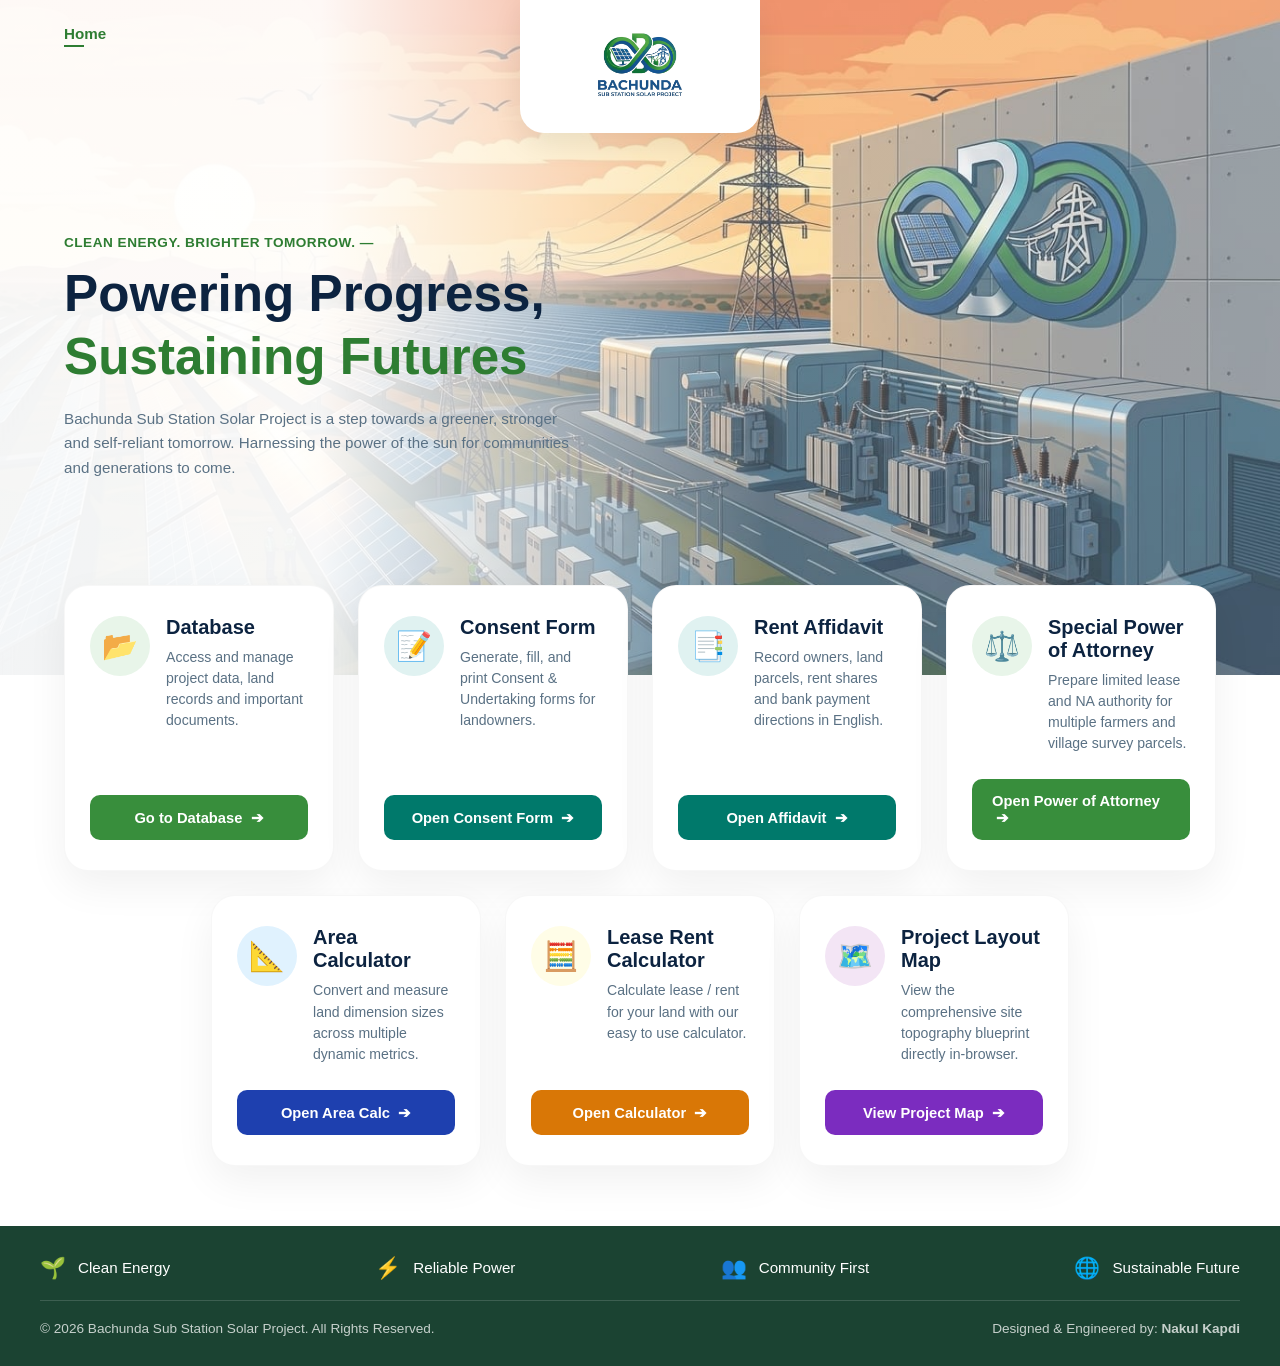
<file: index.html>
<!DOCTYPE html>
<html lang="en">
<head>
    <meta charset="UTF-8">
    <meta name="viewport" content="width=device-width, initial-scale=1.0">
    <title>Bachunda Sub Station Solar Project</title>
    
    <!-- FAVICON INTEGRATION -->
    <link rel="icon" type="image/png" href="logo.png">
    <link rel="apple-touch-icon" href="logo.png">

    <style>
        :root {
            --navy-blue: #0C2340;
            --brand-green: #2E7D32;
            --text-muted: #5A7184;
            --btn-green: #388E3C;
            --btn-blue: #1E40AF;
            --btn-gold: #D97706;
            --btn-teal: #00796B;
            --btn-lease: #475569;
            --footer-bg: #1B4332;
            --btn-map-color: #7B2CBF;
        }

        html, body {
            height: 100%;
            margin: 0;
            padding: 0;
        }

        body {
            font-family: -apple-system, BlinkMacSystemFont, "Segoe UI", Roboto, sans-serif;
            background-color: #FFFFFF;
            color: var(--navy-blue);
            display: flex;
            flex-direction: column;
        }

        header {
            position: absolute;
            top: 0;
            left: 0;
            width: 100%;
            z-index: 10;
            display: flex;
            justify-content: center;
        }

        .logo-badge {
            background: #FFFFFF;
            padding: 15px 30px 20px 30px;
            border-bottom-left-radius: 24px;
            border-bottom-right-radius: 24px;
            box-shadow: 0 10px 30px rgba(0, 0, 0, 0.08);
            width: 180px;
            text-align: center;
        }

        .logo-badge img {
            width: 100%;
            height: auto;
            max-height: 105px;
            object-fit: contain;
            display: block;
            margin: 0 auto;
        }

        .top-nav-bar {
            position: absolute;
            top: 25px;
            left: 5%;
            z-index: 11;
        }

        .home-link {
            color: var(--brand-green);
            text-decoration: none;
            font-weight: 600;
            font-size: 0.95rem;
            position: relative;
        }

        .home-link::after {
            content: '';
            position: absolute;
            bottom: -5px;
            left: 0;
            width: 20px;
            height: 2.5px;
            background-color: var(--brand-green);
        }

        .hero-banner-container {
            width: 100%;
            min-height: 75vh;
            background: linear-gradient(to right, rgba(255,255,255,0.95) 25%, rgba(255,255,255,0.2) 60%), url('banner.jpg') center center / cover no-repeat;
            display: flex;
            align-items: center;
            padding: 160px 5% 120px 5%;
            box-sizing: border-box;
        }

        .hero-text-block {
            max-width: 520px;
            z-index: 2;
        }

        .clean-energy-tag {
            color: var(--brand-green);
            font-weight: 700;
            font-size: 0.85rem;
            text-transform: uppercase;
            letter-spacing: 0.5px;
            margin-bottom: 15px;
        }

        .hero-text-block h1 {
            font-size: clamp(2.2rem, 4.5vw, 3.2rem);
            font-weight: 800;
            line-height: 1.15;
            color: var(--navy-blue);
            margin: 0 0 20px 0;
        }

        .hero-text-block h1 span {
            color: var(--brand-green);
            display: block;
            margin-top: 4px;
        }

        .hero-text-block p {
            font-size: 0.95rem;
            line-height: 1.6;
            color: var(--text-muted);
            margin: 0;
        }

        .portal-grid-container {
            max-width: 1280px;
            width: 100%;
            margin: -90px auto 60px auto;
            padding: 0 25px;
            box-sizing: border-box;
            z-index: 5;
            position: relative;
        }

        .layout-grid {
            display: flex;
            flex-wrap: wrap;
            justify-content: center;
            gap: 24px;
            width: 100%;
        }

        .ui-card {
            background: #FFFFFF;
            border-radius: 24px;
            padding: 30px 25px;
            box-shadow: 0 15px 40px rgba(0, 0, 0, 0.06);
            border: 1px solid rgba(0, 0, 0, 0.03);
            display: flex;
            flex-direction: column;
            justify-content: space-between;
            min-height: 250px;
            width: 100%;
            max-width: 270px;
            flex: 1 1 240px;
            box-sizing: border-box;
            transition: transform 0.3s cubic-bezier(0.25, 1, 0.5, 1), box-shadow 0.3s ease;
        }

        .ui-card:hover {
            transform: translateY(-6px);
            box-shadow: 0 25px 50px rgba(12, 35, 64, 0.12);
        }

        .card-top-identity {
            display: flex;
            gap: 16px;
            align-items: flex-start;
        }

        .icon-wrapper {
            width: 60px;
            height: 60px;
            border-radius: 50%;
            display: flex;
            align-items: center;
            justify-content: center;
            font-size: 1.8rem;
            flex-shrink: 0;
        }

        .db-theme .icon-wrapper { background-color: #E8F5E9; color: var(--brand-green); }
        .calc-theme .icon-wrapper { background-color: #FFFDE7; color: #E6A100; }
        .area-theme .icon-wrapper { background-color: #E0F2FE; color: #0284C7; }
        .map-theme .icon-wrapper { background-color: #F3E5F5; color: var(--btn-map-color); }
        .consent-theme .icon-wrapper { background-color: #E0F2F1; color: var(--btn-teal); }
        .lease-theme .icon-wrapper { background-color: #EFF2F8; color: var(--btn-lease); }

        .card-inner-text h3 {
            margin: 0 0 8px 0;
            font-size: 1.25rem;
            font-weight: 700;
            color: var(--navy-blue);
        }

        .card-inner-text p {
            margin: 0;
            font-size: 0.88rem;
            color: var(--text-muted);
            line-height: 1.5;
        }

        .card-action-btn, .card-trigger-btn {
            width: 100%;
            padding: 14px 20px;
            border-radius: 10px;
            font-weight: 600;
            font-size: 0.92rem;
            color: #FFFFFF;
            text-decoration: none;
            display: flex;
            align-items: center;
            justify-content: center;
            gap: 8px;
            box-sizing: border-box;
            margin-top: 25px;
            border: none;
            cursor: pointer;
            font-family: inherit;
        }

        .bg-green-action { background-color: var(--btn-green); }
        .bg-gold-action { background-color: var(--btn-gold); }
        .bg-blue-action { background-color: var(--btn-blue); }
        .bg-purple-action { background-color: var(--btn-map-color); }
        .bg-teal-action { background-color: var(--btn-teal); }
        .bg-lease-action { background-color: var(--btn-lease); }

        /* FULL SCREEN MODAL STYLES */
        .modal-overlay {
            position: fixed;
            top: 0;
            left: 0;
            width: 100%;
            height: 100%;
            background: rgba(12, 35, 64, 0.85);
            backdrop-filter: blur(6px);
            display: none;
            justify-content: center;
            align-items: center;
            z-index: 2000;
        }

        .modal-box {
            background: #FFFFFF;
            width: 100%;
            height: 100vh;
            display: flex;
            flex-direction: column;
            animation: modalSlideUp 0.25s ease-out;
        }

        .modal-header {
            padding: 1rem 2rem;
            background: #F8FAFC;
            border-bottom: 1px solid rgba(0, 0, 0, 0.08);
            display: flex;
            justify-content: space-between;
            align-items: center;
            box-shadow: 0 2px 10px rgba(0,0,0,0.03);
            z-index: 10;
        }

        .modal-header h3 {
            margin: 0;
            color: var(--navy-blue);
            font-size: 1.3rem;
            font-weight: 700;
        }

        .close-btn {
            background: #CBD5E0;
            border: none;
            color: #4A5568;
            font-size: 1.2rem;
            font-weight: bold;
            line-height: 1;
            padding: 0.6rem 1.2rem;
            border-radius: 8px;
            cursor: pointer;
            transition: all 0.2s ease;
        }

        .close-btn:hover {
            background: #A0AEC0;
            color: #1A202C;
            transform: scale(1.05);
        }

        .modal-body {
            flex: 1;
            width: 100%;
            height: calc(100vh - 70px);
            background: #1E293B;
            position: relative;
        }

        .modal-body iframe {
            width: 100%;
            height: 100%;
            border: none;
            display: block;
        }

        footer {
            background-color: var(--footer-bg) !important;
            color: #FFFFFF !important;
            padding: 30px 40px;
            box-sizing: border-box;
            margin-top: auto;
            width: 100%;
        }

        .footer-max-bounds {
            max-width: 1200px;
            margin: 0 auto;
            display: flex;
            flex-wrap: wrap;
            justify-content: space-between;
            align-items: center;
            gap: 20px;
            padding-bottom: 20px;
            border-bottom: 1px solid rgba(255, 255, 255, 0.15);
        }

        .footer-pill-item {
            display: flex;
            align-items: center;
            gap: 12px;
            font-size: 0.95rem;
            font-weight: 500;
            color: #FFFFFF !important;
        }

        .pill-graphic { font-size: 1.3rem; }

        .dev-signature-row {
            max-width: 1200px;
            margin: 20px auto 0 auto;
            display: flex;
            justify-content: space-between;
            align-items: center;
            font-size: 0.85rem;
            color: rgba(255, 255, 255, 0.75) !important;
            flex-wrap: wrap;
            gap: 10px;
        }

        @keyframes modalSlideUp {
            from { opacity: 0; transform: translateY(20px); }
            to { opacity: 1; transform: translateY(0); }
        }

        @media (max-width: 768px) {
            .hero-banner-container { min-height: auto; padding: 160px 20px 100px 20px; }
            .portal-grid-container { margin-top: -40px; padding: 0 15px; }
            .ui-card { max-width: 100%; }
            .footer-max-bounds, .dev-signature-row { flex-direction: column; align-items: flex-start; gap: 15px; }
        }
    </style>
</head>
<body>

    <div class="top-nav-bar">
        <a href="index.html" class="home-link">Home</a>
    </div>

    <header>
        <div class="logo-badge">
            <img src="logo.png" alt="Bachunda Logo">
        </div>
    </header>

    <div class="hero-banner-container">
        <div class="hero-text-block">
            <div class="clean-energy-tag">Clean Energy. Brighter Tomorrow. —</div>
            <h1>Powering Progress, <span>Sustaining Futures</span></h1>
            <p>Bachunda Sub Station Solar Project is a step towards a greener, stronger and self-reliant tomorrow. Harnessing the power of the sun for communities and generations to come.</p>
        </div>
    </div>

    <div class="portal-grid-container">
        <div class="layout-grid">
            
            <!-- 1. DATABASE CARD -->
            <div class="ui-card db-theme">
                <div class="card-top-identity">
                    <div class="icon-wrapper">📂</div>
                    <div class="card-inner-text">
                        <h3>Database</h3>
                        <p>Access and manage project data, land records and important documents.</p>
                    </div>
                </div>
                <a href="database.html" class="card-action-btn bg-green-action">Go to Database &nbsp;➔</a>
            </div>

            <!-- 2. CONSENT FORM CARD -->
            <div class="ui-card consent-theme">
                <div class="card-top-identity">
                    <div class="icon-wrapper">📝</div>
                    <div class="card-inner-text">
                        <h3>Consent Form</h3>
                        <p>Generate, fill, and print Consent & Undertaking forms for landowners.</p>
                    </div>
                </div>
                <a href="consent_form.html" class="card-action-btn bg-teal-action">Open Consent Form &nbsp;➔</a>
            </div>

            <!-- RENT AFFIDAVIT CARD -->
            <div class="ui-card consent-theme">
                <div class="card-top-identity">
                    <div class="icon-wrapper">📑</div>
                    <div class="card-inner-text">
                        <h3>Rent Affidavit</h3>
                        <p>Record owners, land parcels, rent shares and bank payment directions in English.</p>
                    </div>
                </div>
                <a href="legal-forms/affidavit.html" class="card-action-btn bg-teal-action">Open Affidavit &nbsp;➔</a>
            </div>

            <!-- SPECIAL POWER OF ATTORNEY CARD -->
            <div class="ui-card db-theme">
                <div class="card-top-identity">
                    <div class="icon-wrapper">⚖️</div>
                    <div class="card-inner-text">
                        <h3>Special Power of Attorney</h3>
                        <p>Prepare limited lease and NA authority for multiple farmers and village survey parcels.</p>
                    </div>
                </div>
                <a href="legal-forms/special-power-of-attorney.html" class="card-action-btn bg-green-action">Open Power of Attorney &nbsp;➔</a>
            </div>

            <!-- LEASE DEED GENERATOR CARD -->
            <!-- Temporarily hidden; retain this card and the lease-deed files for later use. -->
            <div class="ui-card lease-theme" hidden style="display: none;">
                <div class="card-top-identity">
                    <div class="icon-wrapper">📄</div>
                    <div class="card-inner-text">
                        <h3>Lease Deed Generator</h3>
                        <p>Generate the complete bilingual (English + Gujarati) lease deed in editable Word format.</p>
                    </div>
                </div>
                <a href="lease-deed/index.html" class="card-action-btn bg-lease-action">Open Lease Deed &nbsp;➔</a>
            </div>

            <!-- 3. AREA CALCULATOR CARD -->
            <div class="ui-card area-theme">
                <div class="card-top-identity">
                    <div class="icon-wrapper">📐</div>
                    <div class="card-inner-text">
                        <h3>Area Calculator</h3>
                        <p>Convert and measure land dimension sizes across multiple dynamic metrics.</p>
                    </div>
                </div>
                <a href="calculator.html" class="card-action-btn bg-blue-action">Open Area Calc &nbsp;➔</a>
            </div>

            <!-- 4. LEASE RENT CALCULATOR CARD -->
            <div class="ui-card calc-theme">
                <div class="card-top-identity">
                    <div class="icon-wrapper">🧮</div>
                    <div class="card-inner-text">
                        <h3>Lease Rent Calculator</h3>
                        <p>Calculate lease / rent for your land with our easy to use calculator.</p>
                    </div>
                </div>
                <a href="https://nakulkpadi.github.io/LeaseRent-Pro/" class="card-action-btn bg-gold-action">Open Calculator &nbsp;➔</a>
            </div>

            <!-- 5. PROJECT LAYOUT MAP CARD -->
            <div class="ui-card map-theme">
                <div class="card-top-identity">
                    <div class="icon-wrapper">🗺️</div>
                    <div class="card-inner-text">
                        <h3>Project Layout Map</h3>
                        <p>View the comprehensive site topography blueprint directly in-browser.</p>
                    </div>
                </div>
                <button class="card-trigger-btn bg-purple-action" id="openMapBtn">View Project Map &nbsp;➔</button>
            </div>

        </div>
    </div>

    <!-- FULL SCREEN MAP POPUP OVERLAY LAYOUT -->
    <div id="mapModal" class="modal-overlay">
        <div class="modal-box">
            <div class="modal-header">
                <h3>Live Project Layout Blueprint</h3>
                <button class="close-btn" id="closeMapBtn">Close ×</button>
            </div>
            <div class="modal-body">
                <!-- Using iframe for direct inline browser viewing -->
                <iframe id="pdfFrame"></iframe>
            </div>
        </div>
    </div>

    <footer>
        <div class="footer-max-bounds">
            <div class="footer-pill-item"><span class="pill-graphic">🌱</span> Clean Energy</div>
            <div class="footer-pill-item"><span class="pill-graphic">⚡</span> Reliable Power</div>
            <div class="footer-pill-item"><span class="pill-graphic">👥</span> Community First</div>
            <div class="footer-pill-item"><span class="pill-graphic">🌐</span> Sustainable Future</div>
        </div>
        <div class="dev-signature-row">
            <span>© 2026 Bachunda Sub Station Solar Project. All Rights Reserved.</span>
            <span>Designed & Engineered by: <strong>Nakul Kapdi</strong></span>
        </div>
    </footer>

    <!-- INTERACTION CONTROLLER -->
    <script>
        const modalElement = document.getElementById("mapModal");
        const triggerOpenBtn = document.getElementById("openMapBtn");
        const triggerCloseBtn = document.getElementById("closeMapBtn");
        const pdfFrame = document.getElementById("pdfFrame");

        // Set path to your local PDF file
        const localPdfPath = "blueprint.pdf";

        triggerOpenBtn.addEventListener("click", () => {
            // Append cache-buster timestamp and #toolbar=0 to force inline rendering
            const timestamp = new Date().getTime();
            pdfFrame.src = `${localPdfPath}?v=${timestamp}#toolbar=0`;
            
            modalElement.style.display = "flex";
            document.body.style.overflow = "hidden";
        });

        triggerCloseBtn.addEventListener("click", () => {
            modalElement.style.display = "none";
            document.body.style.overflow = "auto";
            pdfFrame.src = ""; // Clear memory
        });
    </script>
</body>
</html>
</file>
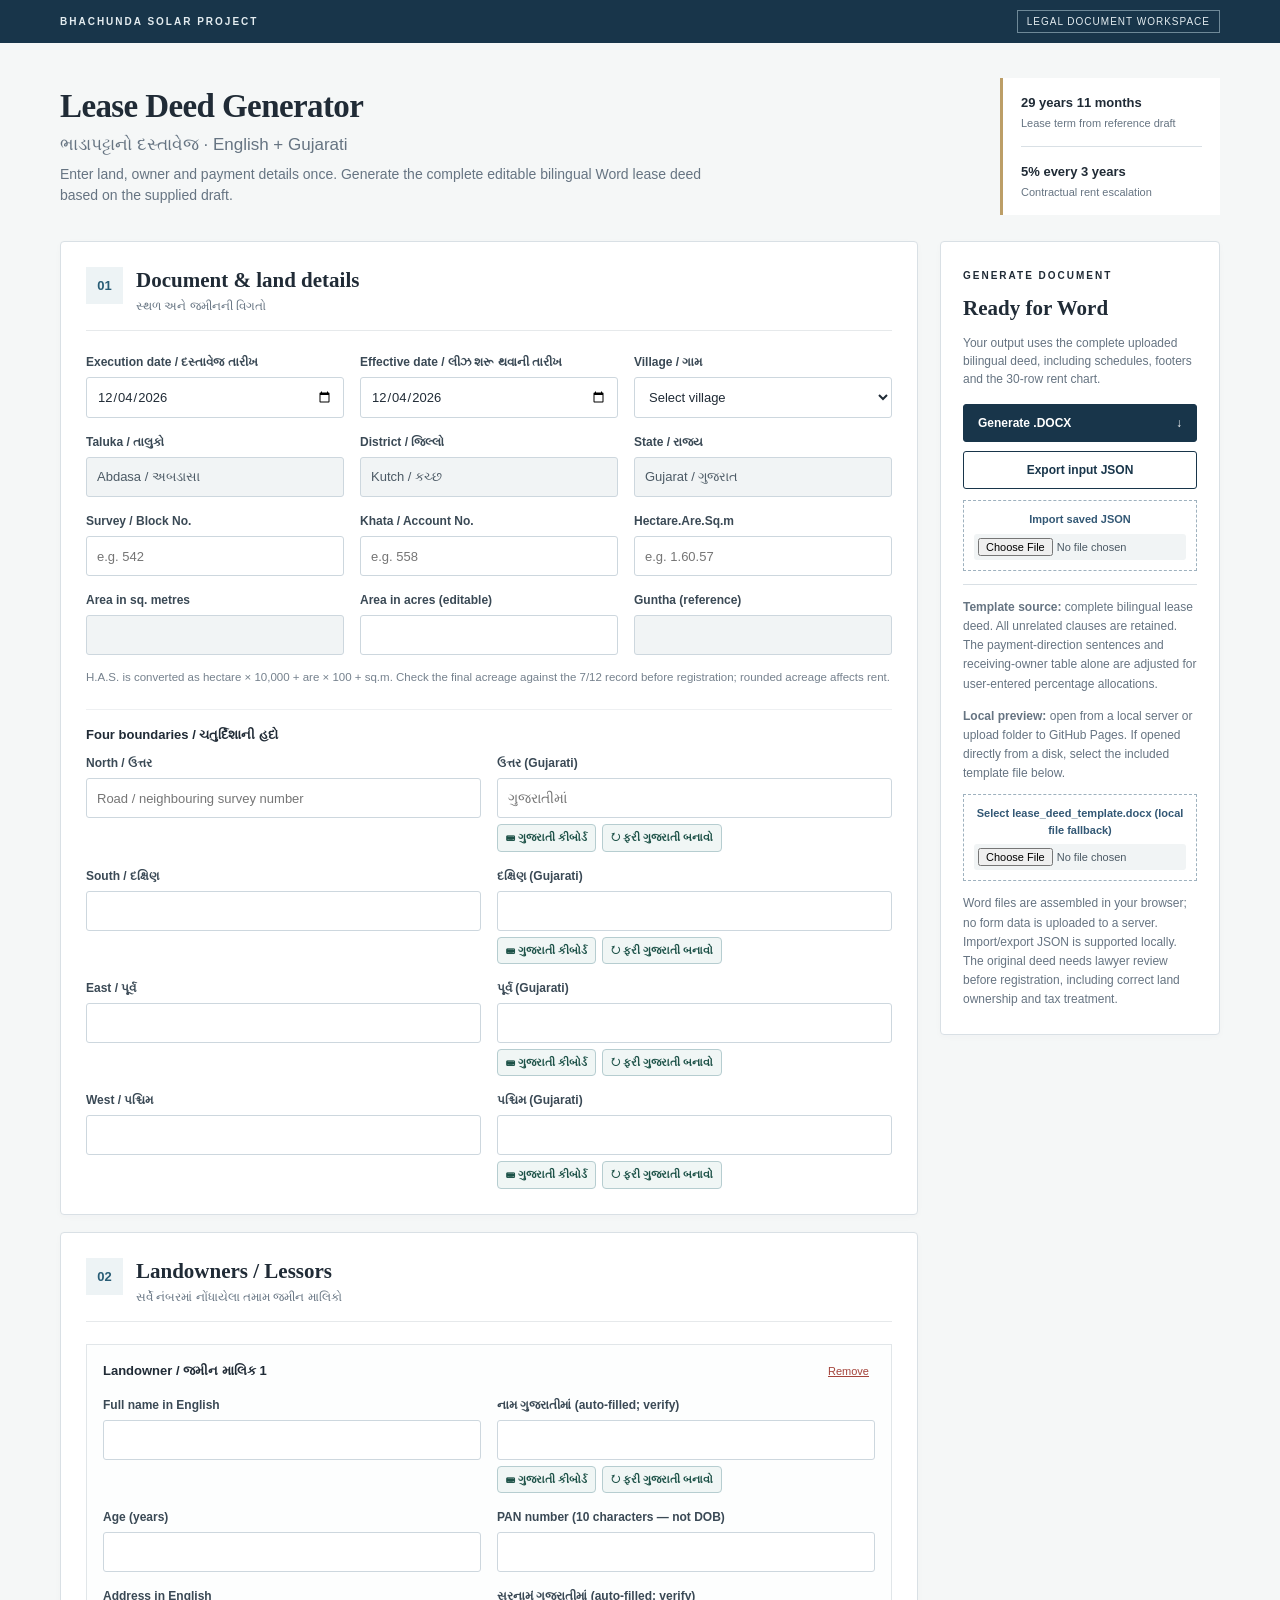
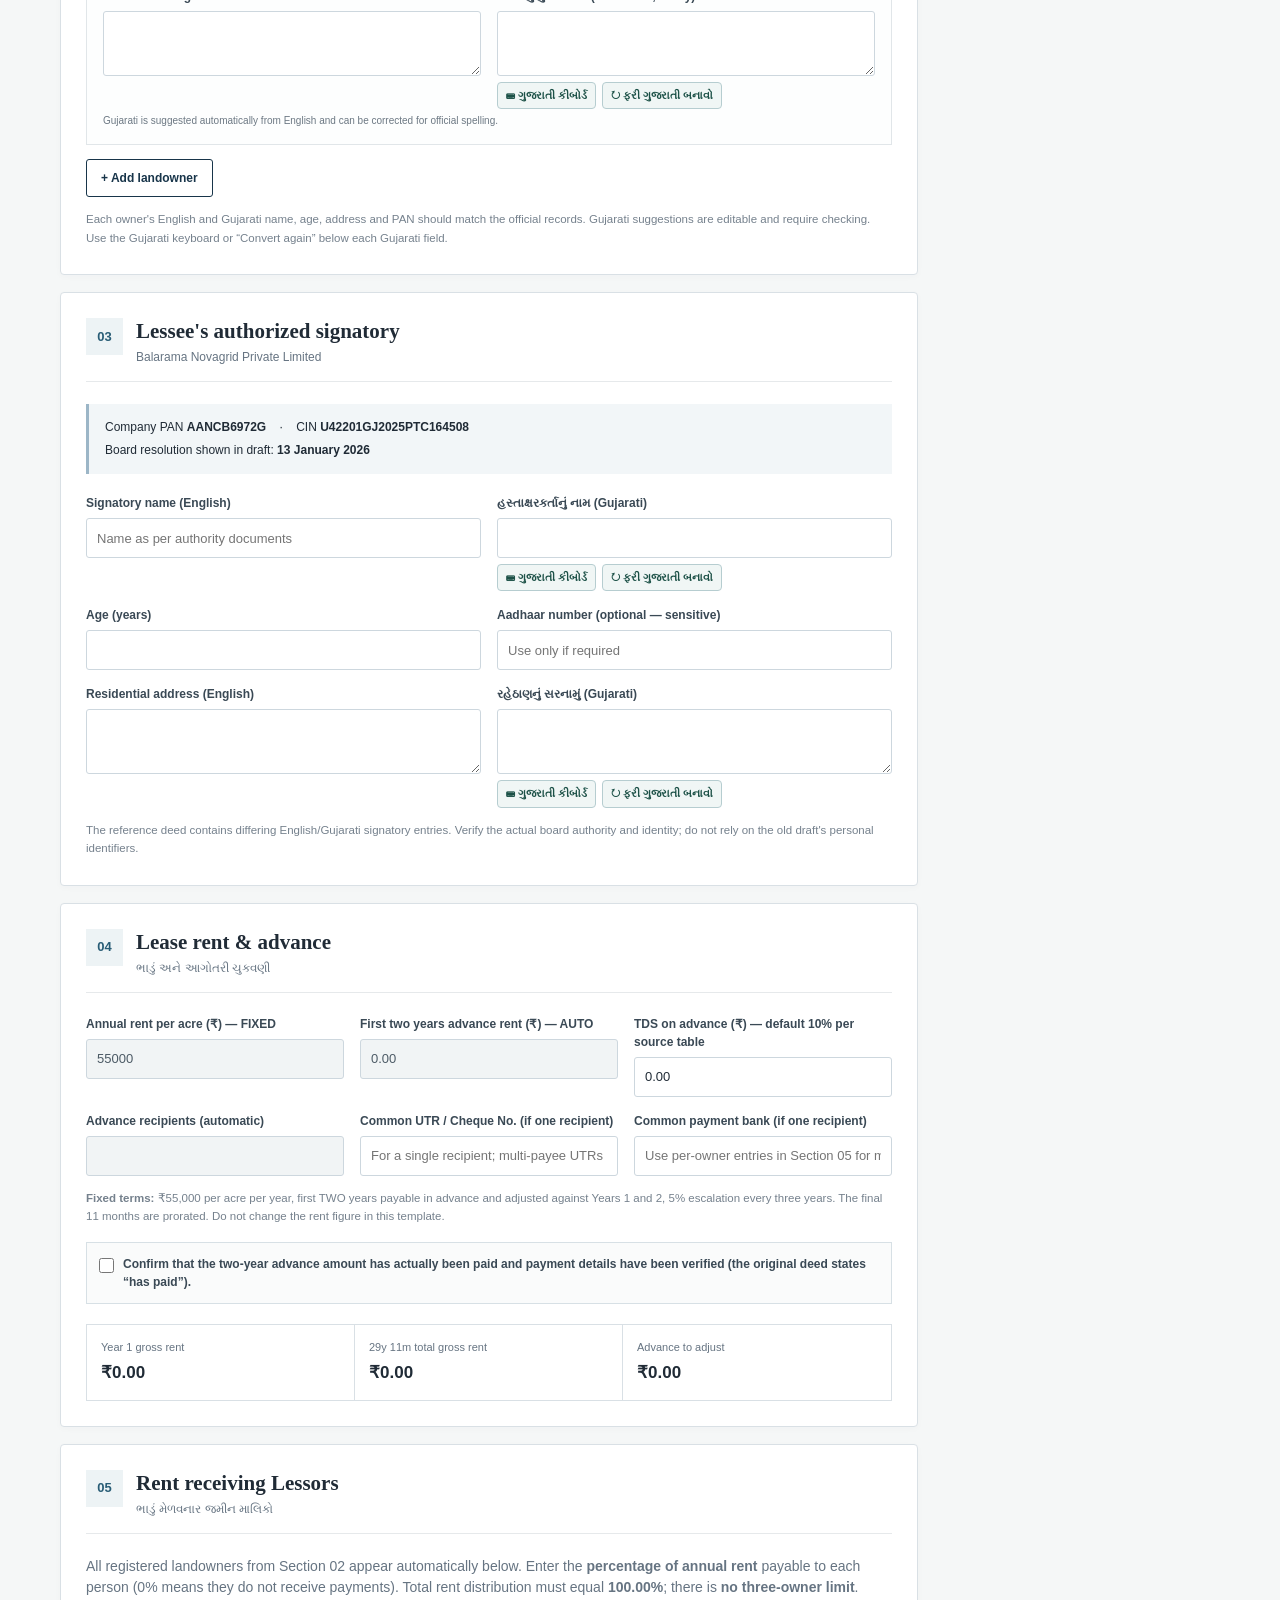
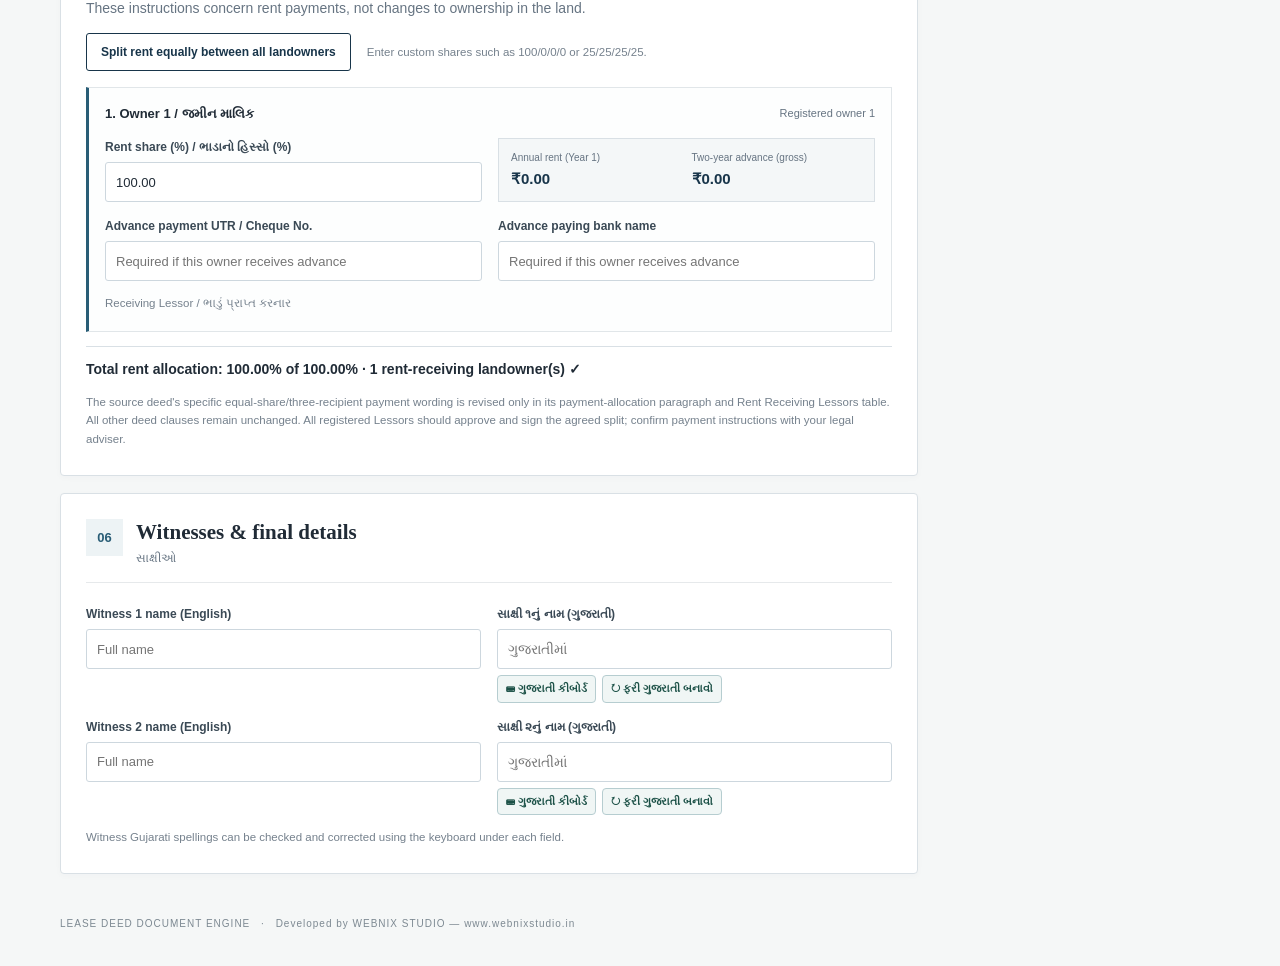
<file: lease-deed/index.html>
<!doctype html>
<html lang="en">
<head>
  <meta charset="utf-8" />
  <meta name="viewport" content="width=device-width, initial-scale=1" />
  <title>Lease Deed Generator · Bhavanipar / Bitta</title>
  <link rel="stylesheet" href="styles.css" />
</head>
<body>
  <div class="topbar"><div class="shell top-content"><span class="eyebrow">BHACHUNDA SOLAR PROJECT</span><span class="top-tag">LEGAL DOCUMENT WORKSPACE</span></div></div>
  <header class="shell hero">
    <div><h1>Lease Deed Generator</h1><p class="subtitle">ભાડાપટ્ટાનો દસ્તાવેજ · English + Gujarati</p><p class="muted">Enter land, owner and payment details once. Generate the complete editable bilingual Word lease deed based on the supplied draft.</p></div>
    <aside class="hero-stat"><b>29 years 11 months</b><span>Lease term from reference draft</span><hr/><b>5% every 3 years</b><span>Contractual rent escalation</span></aside>
  </header>
  <main class="shell layout">
    <div class="main-col">
      <form id="leaseForm" novalidate>
      <section class="panel" id="section-property"><div class="panel-head"><span class="step">01</span><div><h2>Document &amp; land details</h2><p>સ્થળ અને જમીનની વિગતો</p></div></div>
      <div class="fields grid3">
        <label>Execution date / દસ્તાવેજ તારીખ <input id="executionDate" type="date" required /></label>
        <label>Effective date / લીઝ શરૂ થવાની તારીખ <input id="effectiveDate" type="date" required /></label>
        <label>Village / ગામ<select id="village" required><option value="">Select village</option><option value="Bhavanipar">Bhavanipar — ભવાનીપર</option><option value="Bitta">Bitta — બિટ્ટા</option></select></label>
        <label>Taluka / તાલુકો<input value="Abdasa / અબડાસા" disabled /></label>
        <label>District / જિલ્લો<input value="Kutch / કચ્છ" disabled /></label>
        <label>State / રાજ્ય<input value="Gujarat / ગુજરાત" disabled /></label>
        <label>Survey / Block No. <input id="survey" required placeholder="e.g. 542" /></label>
        <label>Khata / Account No. <input id="khata" required placeholder="e.g. 558" /></label>
        <label>Hectare.Are.Sq.m <input id="has" required placeholder="e.g. 1.60.57" inputmode="decimal" /></label>
        <label>Area in sq. metres<input id="sqm" readonly /></label>
        <label>Area in acres (editable)<input id="acre" inputmode="decimal" required /></label>
        <label>Guntha (reference)<input id="guntha" readonly /></label>
      </div><p class="hint">H.A.S. is converted as hectare × 10,000 + are × 100 + sq.m. Check the final acreage against the 7/12 record before registration; rounded acreage affects rent.</p>
      <h3>Four boundaries / ચતુર્દિશાની હદો</h3>
      <div class="fields grid2" id="boundaries">
        <label>North / ઉત્તર<input id="northEn" placeholder="Road / neighbouring survey number" /></label><label>ઉત્તર (Gujarati)<input id="northGu" placeholder="ગુજરાતીમાં" /></label>
        <label>South / દક્ષિણ<input id="southEn" /></label><label>દક્ષિણ (Gujarati)<input id="southGu" /></label>
        <label>East / પૂર્વ<input id="eastEn" /></label><label>પૂર્વ (Gujarati)<input id="eastGu" /></label>
        <label>West / પશ્ચિમ<input id="westEn" /></label><label>પશ્ચિમ (Gujarati)<input id="westGu" /></label>
      </div></section>
      <section class="panel"><div class="panel-head"><span class="step">02</span><div><h2>Landowners / Lessors</h2><p>સર્વે નંબરમાં નોંધાયેલા તમામ જમીન માલિકો</p></div></div><div id="owners" class="blocks"></div><button type="button" class="secondary" id="addOwner">+ Add landowner</button><p class="hint">Each owner's English and Gujarati name, age, address and PAN should match the official records. Gujarati suggestions are editable and require checking. Use the Gujarati keyboard or “Convert again” below each Gujarati field.</p></section>
      <section class="panel"><div class="panel-head"><span class="step">03</span><div><h2>Lessee's authorized signatory</h2><p>Balarama Novagrid Private Limited</p></div></div><div class="company">Company PAN <strong>AANCB6972G</strong> <span>·</span> CIN <strong>U42201GJ2025PTC164508</strong><br/>Board resolution shown in draft: <strong>13 January 2026</strong></div>
      <div class="fields grid2"><label>Signatory name (English)<input id="signEn" required placeholder="Name as per authority documents" /></label><label>હસ્તાક્ષરકર્તાનું નામ (Gujarati)<input id="signGu" required /></label><label>Age (years)<input id="signAge" type="number" min="18" max="120" required /></label><label>Aadhaar number (optional — sensitive)<input id="signAadhaar" maxlength="12" inputmode="numeric" placeholder="Use only if required" /></label><label>Residential address (English)<textarea id="signAddressEn" rows="2" required></textarea></label><label>રહેઠાણનું સરનામું (Gujarati)<textarea id="signAddressGu" rows="2" required></textarea></label></div>
      <p class="hint">The reference deed contains differing English/Gujarati signatory entries. Verify the actual board authority and identity; do not rely on the old draft's personal identifiers.</p>
      </section>
      <section class="panel"><div class="panel-head"><span class="step">04</span><div><h2>Lease rent &amp; advance</h2><p>ભાડું અને આગોતરી ચુકવણી</p></div></div>
      <div class="fields grid3"><label>Annual rent per acre (₹) — FIXED<input id="rent" type="number" value="55000" readonly /></label><label>First two years advance rent (₹) — AUTO<input id="advance" type="number" readonly value="0" /></label><label>TDS on advance (₹) — default 10% per source table<input id="advanceTds" type="number" step="0.01" min="0" value="0" /></label><label>Advance recipients (automatic)<input id="advancePayee" readonly /></label><label>Common UTR / Cheque No. (if one recipient)<input id="advanceUtr" placeholder="For a single recipient; multi-payee UTRs go in Section 05" /></label><label>Common payment bank (if one recipient)<input id="advanceBank" placeholder="Use per-owner entries in Section 05 for multiple payments" /></label></div><p class="hint"><b>Fixed terms:</b> ₹55,000 per acre per year, first TWO years payable in advance and adjusted against Years 1 and 2, 5% escalation every three years. The final 11 months are prorated. Do not change the rent figure in this template.</p><label class="ack"><input type="checkbox" id="advanceVerified"/> Confirm that the two-year advance amount has actually been paid and payment details have been verified (the original deed states “has paid”).</label>
      <div class="preview-stats"><div><small>Year 1 gross rent</small><strong id="year1Val">—</strong></div><div><small>29y 11m total gross rent</small><strong id="grossVal">—</strong></div><div><small>Advance to adjust</small><strong id="advanceVal">—</strong></div></div>
      </section>
      <section class="panel"><div class="panel-head"><span class="step">05</span><div><h2>Rent receiving Lessors</h2><p>ભાડું મેળવનાર જમીન માલિકો</p></div></div>
      <p class="muted">All registered landowners from Section 02 appear automatically below. Enter the <b>percentage of annual rent</b> payable to each person (0% means they do not receive payments). Total rent distribution must equal <b>100.00%</b>; there is <b>no three-owner limit</b>. These instructions concern rent payments, not changes to ownership in the land.</p>
      <div class="allocation-toolbar"><button type="button" class="secondary" id="splitEqually">Split rent equally between all landowners</button><span class="hint">Enter custom shares such as 100/0/0/0 or 25/25/25/25.</span></div>
      <div id="recipients" class="blocks"></div><div class="share-total" id="shareTotal" role="status" aria-live="polite">Total allocation: 100.00%</div>
      <p class="hint">The source deed's specific equal-share/three-recipient payment wording is revised only in its payment-allocation paragraph and Rent Receiving Lessors table. All other deed clauses remain unchanged. All registered Lessors should approve and sign the agreed split; confirm payment instructions with your legal adviser.</p>
      </section>
      <section class="panel"><div class="panel-head"><span class="step">06</span><div><h2>Witnesses &amp; final details</h2><p>સાક્ષીઓ</p></div></div><div class="fields grid2"><label>Witness 1 name (English)<input id="witness1" placeholder="Full name" /></label><label>સાક્ષી ૧નું નામ (ગુજરાતી)<input id="witness1Gu" placeholder="ગુજરાતીમાં" /></label><label>Witness 2 name (English)<input id="witness2" placeholder="Full name" /></label><label>સાક્ષી ૨નું નામ (ગુજરાતી)<input id="witness2Gu" placeholder="ગુજરાતીમાં" /></label></div><p class="hint">Witness Gujarati spellings can be checked and corrected using the keyboard under each field.</p></section>
      </form>
    </div>
    <aside class="sidebar"><div class="sidepanel"><span class="eyebrow">GENERATE DOCUMENT</span><h2>Ready for Word</h2><p>Your output uses the complete uploaded bilingual deed, including schedules, footers and the 30-row rent chart.</p>
      <button type="button" class="primary" id="generate">Generate .DOCX <span>↓</span></button>
      <button type="button" class="secondary full" id="exportJson">Export input JSON</button>
      <label class="upload">Import saved JSON<input type="file" id="importJson" accept=".json,application/json" /></label>
      <div id="message" aria-live="polite" class="message" role="status"></div>
      <hr/><p class="hint"><strong>Template source:</strong> complete bilingual lease deed. All unrelated clauses are retained. The payment-direction sentences and receiving-owner table alone are adjusted for user-entered percentage allocations.</p>
      <p class="hint"><strong>Local preview:</strong> open from a local server or upload folder to GitHub Pages. If opened directly from a disk, select the included template file below.</p>
      <label class="upload">Select lease_deed_template.docx (local file fallback)<input type="file" id="templateFile" accept=".docx" /></label>
      <p class="tiny">Word files are assembled in your browser; no form data is uploaded to a server. Import/export JSON is supported locally. The original deed needs lawyer review before registration, including correct land ownership and tax treatment.</p>
      </div></aside>
  </main>
  <footer class="shell footer">LEASE DEED DOCUMENT ENGINE <span>·</span> Developed by WEBNIX STUDIO — www.webnixstudio.in</footer>
  <script src="jszip.min.js"></script><script src="app.js"></script>
</body></html>
</file>
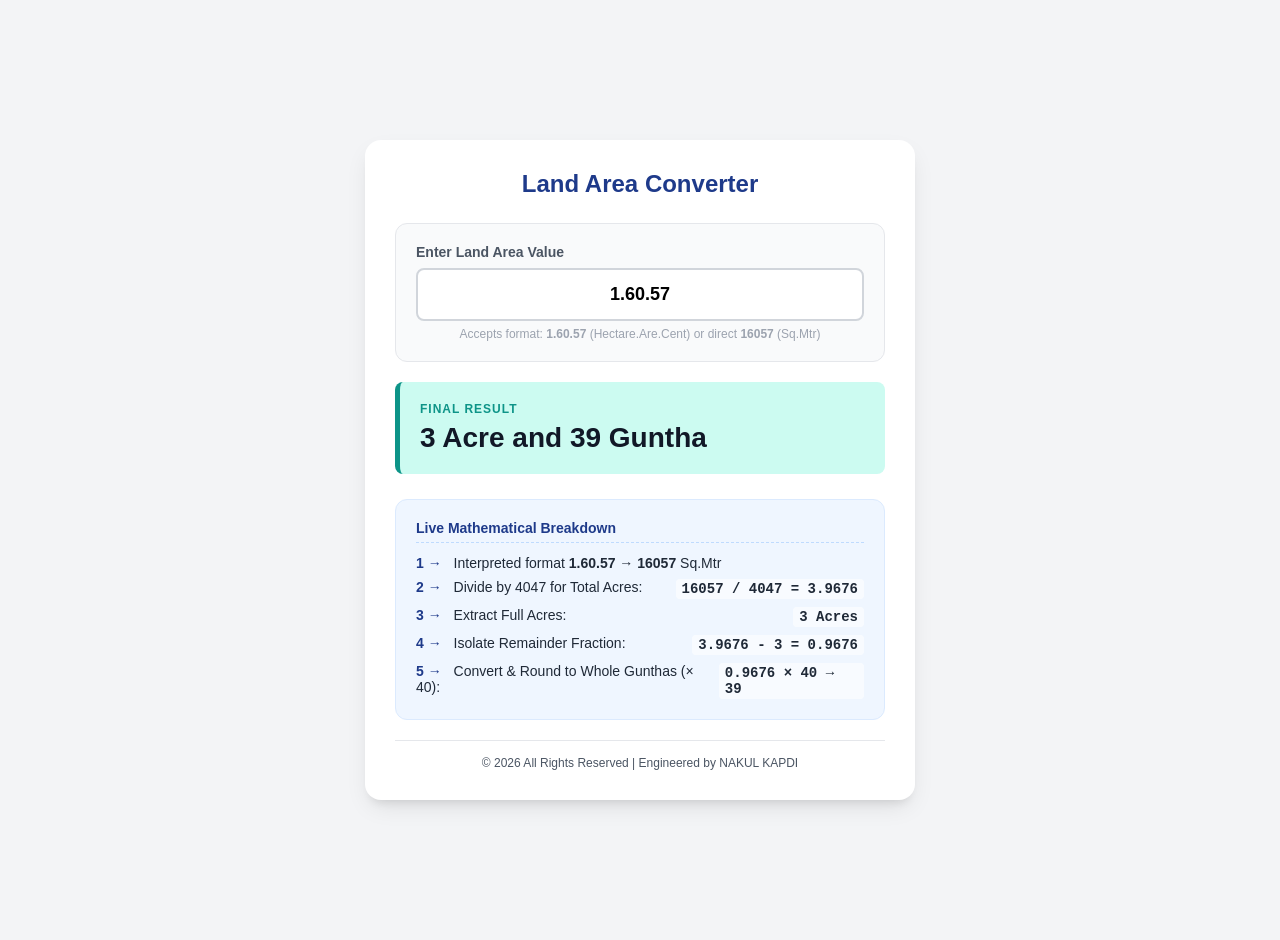
<file: calculator.html>
<!DOCTYPE html>
<html lang="en">
<head>
    <meta charset="UTF-8">
    <meta name="viewport" content="width=device-width, initial-scale=1.0">
    <title>Hectare Are Sq.Mtr to Acre Guntha Calculator</title>
    <style>
        :root {
            --primary: #1e3a8a;
            --primary-light: #eff6ff;
            --accent: #0d9488;
            --accent-light: #ccfbf1;
            --text-main: #1f2937;
            --text-muted: #4b5563;
            --bg-body: #f3f4f6;
        }

        body {
            font-family: -apple-system, BlinkMacSystemFont, "Segoe UI", Roboto, sans-serif;
            background-color: var(--bg-body);
            color: var(--text-main);
            margin: 0;
            padding: 20px;
            display: flex;
            justify-content: center;
            align-items: center;
            min-height: 100vh;
        }

        .calculator-card {
            background: #ffffff;
            padding: 30px;
            border-radius: 16px;
            box-shadow: 0 10px 25px -5px rgba(0, 0, 0, 0.1), 0 8px 10px -6px rgba(0, 0, 0, 0.1);
            max-width: 550px;
            width: 100%;
            box-sizing: border-box;
        }

        h2 {
            margin-top: 0;
            color: var(--primary);
            text-align: center;
            font-size: 24px;
            font-weight: 700;
            margin-bottom: 25px;
        }

        .input-box {
            background: #f9fafb;
            border: 1px solid #e5e7eb;
            padding: 20px;
            border-radius: 12px;
            margin-bottom: 20px;
        }

        label {
            display: block;
            margin-bottom: 8px;
            font-weight: 600;
            font-size: 14px;
            color: var(--text-muted);
        }

        input {
            width: 100%;
            padding: 14px;
            border: 2px solid #d1d5db;
            border-radius: 8px;
            font-size: 18px;
            font-weight: 600;
            box-sizing: border-box;
            transition: all 0.2s ease;
            text-align: center;
        }

        input:focus {
            outline: none;
            border-color: var(--accent);
            background-color: #ffffff;
            box-shadow: 0 0 0 4px rgba(13, 148, 136, 0.15);
        }

        .input-hint {
            font-size: 12px;
            color: #9ca3af;
            margin-top: 6px;
            text-align: center;
        }

        .output-box {
            background-color: var(--accent-light);
            border-left: 5px solid var(--accent);
            padding: 20px;
            border-radius: 8px;
            margin-bottom: 25px;
        }

        .output-label {
            font-size: 12px;
            text-transform: uppercase;
            letter-spacing: 1px;
            color: var(--accent);
            font-weight: 700;
            margin: 0 0 6px 0;
        }

        .output-value {
            font-size: 28px;
            font-weight: 800;
            color: #111827;
        }

        .steps-container {
            background-color: var(--primary-light);
            border-radius: 12px;
            padding: 20px;
            border: 1px solid #dbeafe;
            margin-bottom: 20px;
        }

        .steps-title {
            font-size: 14px;
            font-weight: 700;
            color: var(--primary);
            margin-top: 0;
            margin-bottom: 12px;
            border-bottom: 1px dashed #bfdbfe;
            padding-bottom: 6px;
        }

        .step-row {
            display: flex;
            justify-content: space-between;
            margin-bottom: 8px;
            font-size: 14px;
        }

        .step-num {
            font-weight: bold;
            color: var(--primary);
            margin-right: 8px;
        }

        .step-text {
            flex-grow: 1;
            color: var(--text-main);
        }

        .step-calc {
            font-family: monospace;
            font-weight: bold;
            background: rgba(255, 255, 255, 0.6);
            padding: 2px 6px;
            border-radius: 4px;
        }

        .calculator-footer {
            text-align: center;
            font-size: 12px;
            color: var(--text-muted);
            border-top: 1px solid #e5e7eb;
            padding-top: 15px;
            margin-top: 10px;
            font-weight: 500;
        }
    </style>
</head>
<body>

<div class="calculator-card">
    <h2>Land Area Converter</h2>
    
    <div class="input-box">
        <label for="landInput">Enter Land Area Value</label>
        <input type="text" id="landInput" value="1.60.57" placeholder="e.g., 1.60.57 or 16057" oninput="processConversion()">
        <div class="input-hint">Accepts format: <b>1.60.57</b> (Hectare.Are.Cent) or direct <b>16057</b> (Sq.Mtr)</div>
    </div>

    <div class="output-box">
        <p class="output-label">Final Result</p>
        <div class="output-value" id="finalResult">3 Acre and 39 Guntha</div>
    </div>

    <div class="steps-container">
        <h3 class="steps-title">Live Mathematical Breakdown</h3>
        <div id="stepsList">
            <!-- Dynamic calculation tracking updates here -->
        </div>
    </div>

    <div class="calculator-footer">
        &copy; 2026 All Rights Reserved | Engineered by NAKUL KAPDI
    </div>
</div>

<script>
function processConversion() {
    let rawInput = document.getElementById('landInput').value.trim();
    
    if (!rawInput) {
        document.getElementById('finalResult').innerText = "0 Acre and 0 Guntha";
        document.getElementById('stepsList').innerHTML = "<p style='color:#9ca3af; font-size:14px; margin:0;'>Please enter a valid area number.</p>";
        return;
    }

    let sqMeters = 0;
    let interpretationText = "";

    // 1. Convert input notation directly to pure Square Meters
    if (rawInput.includes('.')) {
        // Strip out dots to join them as a single clean integer (e.g., 1.60.57 -> 16057)
        let cleanNumber = rawInput.replace(/\./g, "");
        sqMeters = parseFloat(cleanNumber) || 0;
        interpretationText = `Interpreted format <b>${rawInput}</b> → <b>${sqMeters}</b> Sq.Mtr`;
    } else {
        sqMeters = parseFloat(rawInput) || 0;
        interpretationText = `Direct Square Meters value entered: <b>${sqMeters}</b>`;
    }

    // Guard rule if parsed value is zero or non-numeric
    if (sqMeters <= 0 || isNaN(sqMeters)) {
        document.getElementById('finalResult').innerText = "0 Acre and 0 Guntha";
        return;
    }

    // Step 2: Divide by 4047 constant
    let totalAcres = sqMeters / 4047;
    
    // Step 3: Isolate the full integer part (Acres)
    let wholeAcres = Math.floor(totalAcres);
    
    // Step 4: Extract the exact remainder decimal part
    let decimalRemainder = totalAcres - wholeAcres;
    
    // Step 5: Multiply the decimal remainder by 40 base to derive exact Gunthas and round it to whole number
    let calculatedGunthas = decimalRemainder * 40;
    let displayGunthas = Math.round(calculatedGunthas);
    
    // Update main display panel
    document.getElementById('finalResult').innerText = `${wholeAcres} Acre and ${displayGunthas} Guntha`;

    // Render step-by-step layout reflecting notebook logic
    document.getElementById('stepsList').innerHTML = `
        <div class="step-row">
            <span class="step-text"><span class="step-num">1 &rarr;</span> ${interpretationText}</span>
        </div>
        <div class="step-row">
            <span class="step-text"><span class="step-num">2 &rarr;</span> Divide by 4047 for Total Acres:</span>
            <span class="step-calc">${sqMeters} / 4047 = ${totalAcres.toFixed(4)}</span>
        </div>
        <div class="step-row">
            <span class="step-text"><span class="step-num">3 &rarr;</span> Extract Full Acres:</span>
            <span class="step-calc">${wholeAcres} Acres</span>
        </div>
        <div class="step-row">
            <span class="step-text"><span class="step-num">4 &rarr;</span> Isolate Remainder Fraction:</span>
            <span class="step-calc">${totalAcres.toFixed(4)} - ${wholeAcres} = ${decimalRemainder.toFixed(4)}</span>
        </div>
        <div class="step-row" style="margin-bottom: 0;">
            <span class="step-text"><span class="step-num">5 &rarr;</span> Convert & Round to Whole Gunthas (&times; 40):</span>
            <span class="step-calc">${decimalRemainder.toFixed(4)} &times; 40 &rarr; ${displayGunthas}</span>
        </div>
    `;
}

// Automatically execute logic once on load
processConversion();
</script>

</body>
</html>
</file>
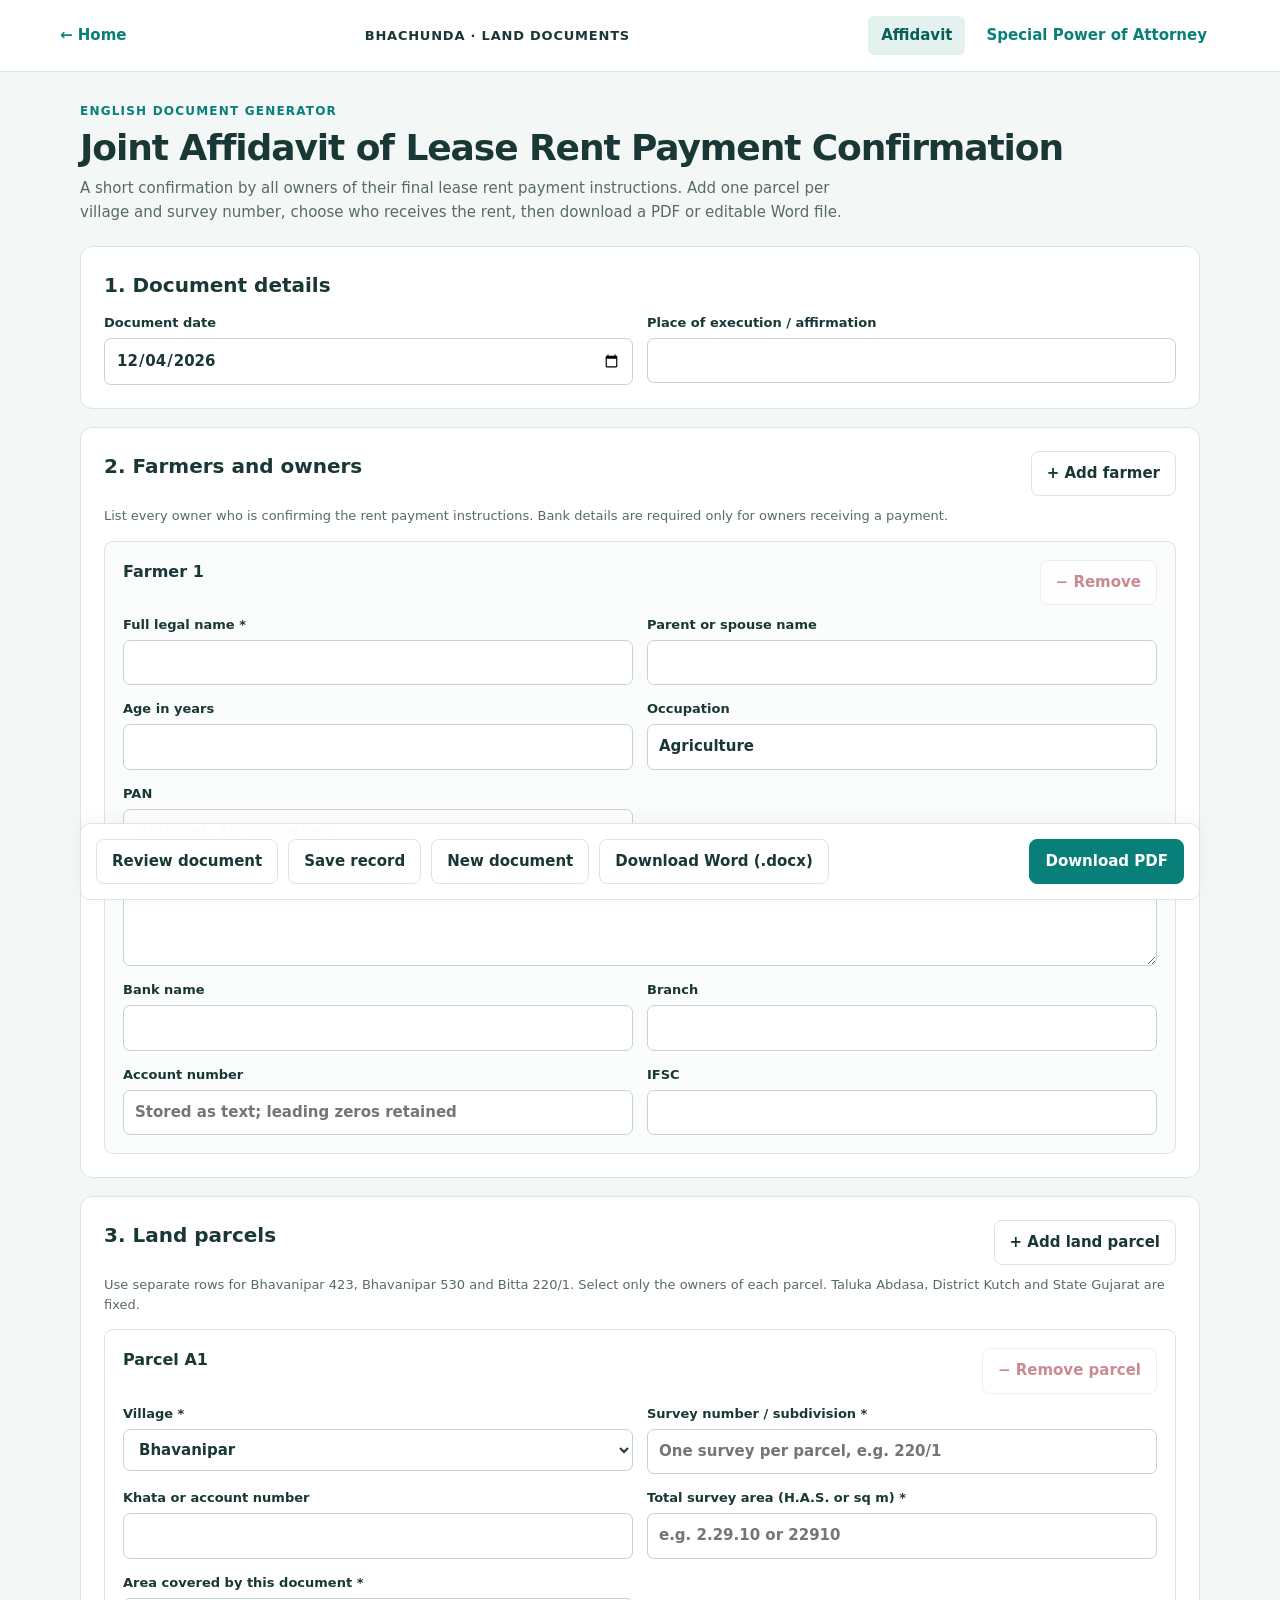
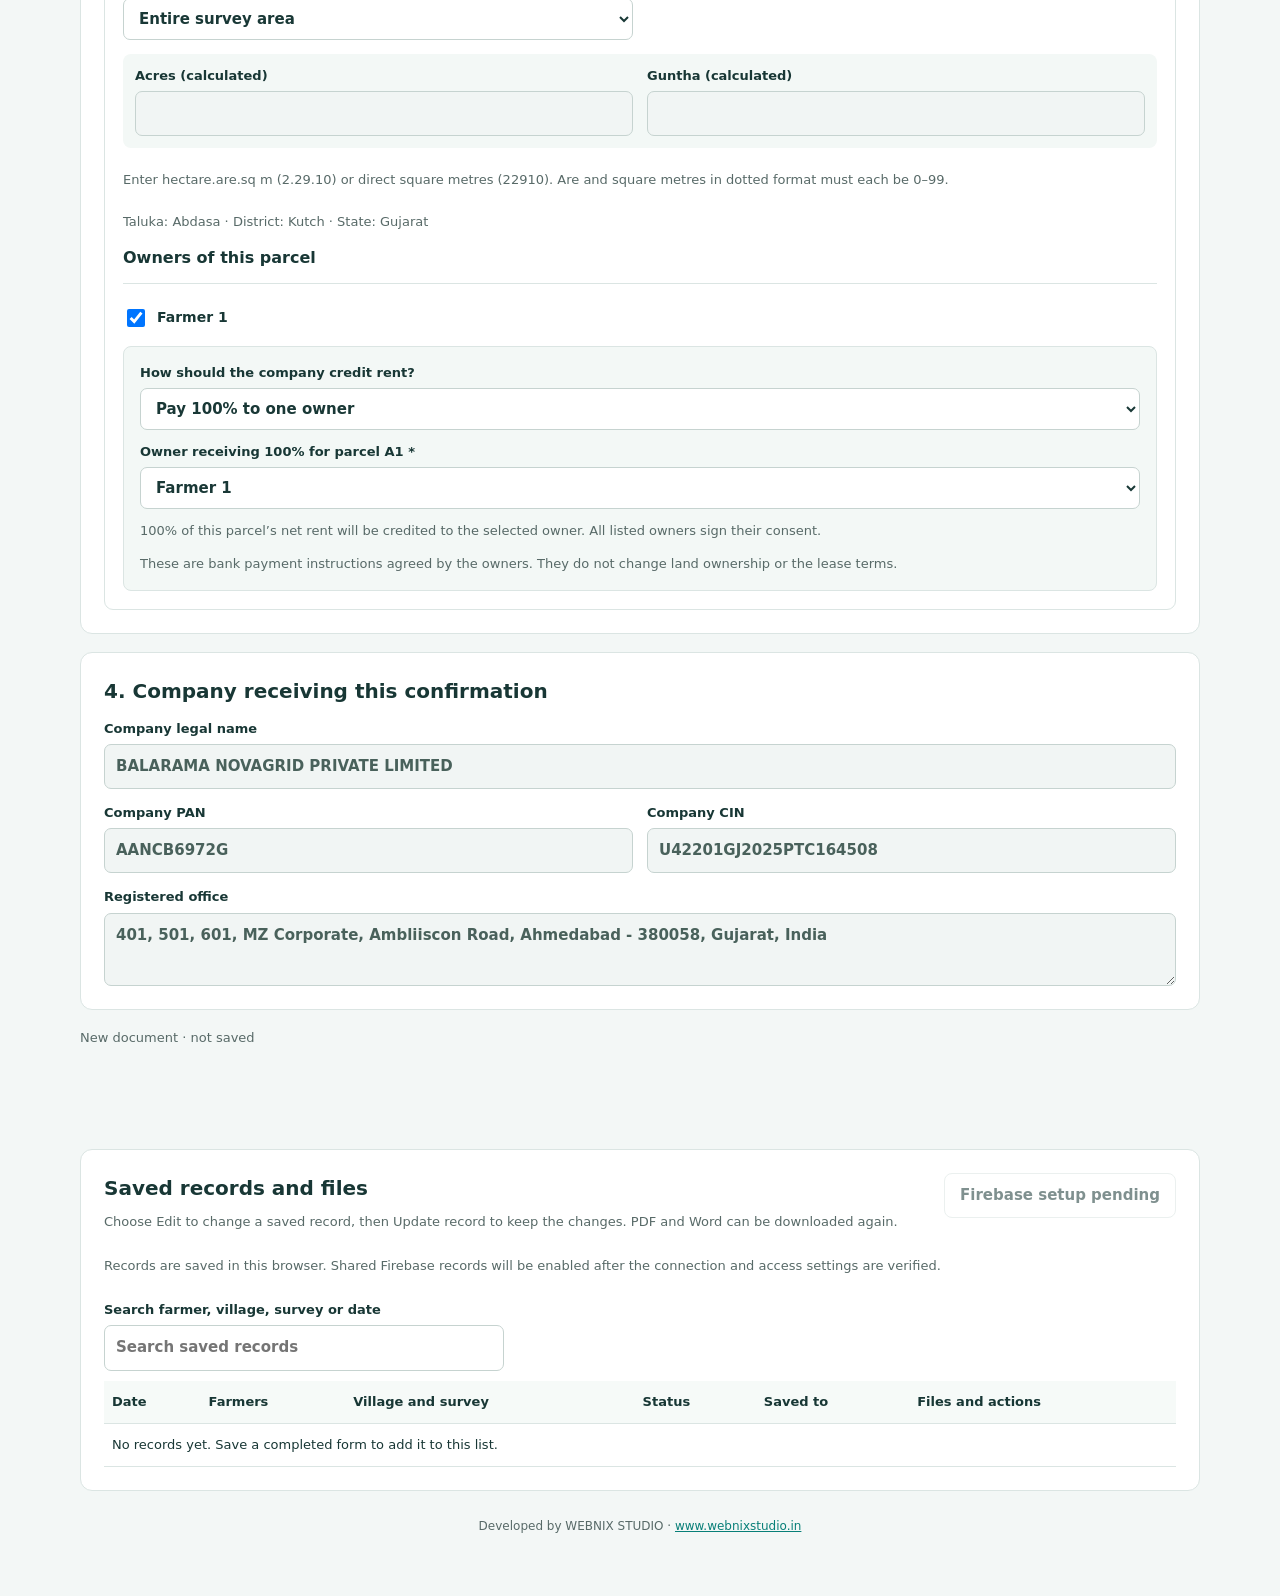
<file: legal-forms/affidavit.html>
<!doctype html>
<html lang="en"><head><meta charset="utf-8"><meta name="viewport" content="width=device-width, initial-scale=1"><meta name="referrer" content="no-referrer"><meta http-equiv="Content-Security-Policy" content="default-src 'self'; script-src 'self'; style-src 'self'; img-src 'self' data:; connect-src 'self' https://identitytoolkit.googleapis.com https://securetoken.googleapis.com https://bhachunda-solar-default-rtdb.asia-southeast1.firebasedatabase.app; object-src 'none'; base-uri 'self'; form-action 'none'"><title>Joint Affidavit of Lease Rent Payment Confirmation | Bhachunda</title><link rel="stylesheet" href="styles.css?v=20261109-payment"></head>
<body data-kind="affidavit"><header class="topbar"><a href="../index.html">← Home</a><span class="brand">Bhachunda · Land documents</span><nav class="tabs" aria-label="Document forms"><a href="affidavit.html" aria-current="page">Affidavit</a><a href="special-power-of-attorney.html" >Special Power of Attorney</a></nav></header>
<main><div class="eyebrow">English document generator</div><h1>Joint Affidavit of Lease Rent Payment Confirmation</h1><p class="intro">A short confirmation by all owners of their final lease rent payment instructions. Add one parcel per village and survey number, choose who receives the rent, then download a PDF or editable Word file.</p>
<form id="legalForm"><section class="card"><h2>1. Document details</h2><div class="grid" id="generalFields"></div></section>
<section class="card"><div class="section-head"><h2 id="peopleTitle">2. Farmers and owners</h2><button type="button" id="addOwner">+ Add farmer</button></div><p class="hint" id="peopleHelp"></p><div id="owners"></div></section>
<section class="card" id="attorneySection" hidden><h2>3. Constituted attorney</h2><div id="attorneyFields" class="grid"></div></section>
<section class="card"><div class="section-head"><h2 id="landTitle">3. Land parcels</h2><button type="button" id="addParcel">+ Add land parcel</button></div><p class="hint">Use separate rows for Bhavanipar 423, Bhavanipar 530 and Bitta 220/1. Select only the owners of each parcel. Taluka Abdasa, District Kutch and State Gujarat are fixed.</p><div id="parcels"></div></section>
<section class="card"><h2 id="leaseTitle">4. Lease and rent details</h2><div id="leaseFields" class="grid"></div></section>
<section class="card" id="specialSection"><h2 id="specialTitle"></h2><p class="hint" id="specialHelp"></p><div class="grid" id="specialFields"></div></section>
<section class="card" id="executionSection"><h2>Execution and supporting particulars</h2><div id="executionFields" class="grid"></div><p class="hint">This generator follows the supplied drafts. Verify the completed particulars and annexures before signing.</p></section>
<p id="editState" class="save-state">New document · not saved</p><div class="toolbar"><button type="button" id="previewBtn">Review document</button><button type="button" id="saveBtn">Save record</button><button type="button" id="newBtn">New document</button><button type="button" id="wordBtn">Download Word (.docx)</button><button type="button" id="pdfBtn" class="primary">Download PDF</button></div><div id="formStatus" class="status" role="status" aria-live="polite"></div></form>
<section class="card"><div class="section-head"><div><h2>Saved records and files</h2><p class="hint">Choose Edit to change a saved record, then Update record to keep the changes. PDF and Word can be downloaded again.</p></div><button type="button" id="cloudBtn">Firebase sign in</button></div><p id="cloudStatus" class="hint">Device records are stored in this browser. Sign in to an authorised Firebase account to share records across devices.</p><div class="actions"><button type="button" id="refreshCloud" hidden>Refresh cloud records</button><button type="button" id="signOut" hidden>Sign out of cloud</button></div><label class="field search">Search farmer, village, survey or date<input type="search" id="recordSearch" placeholder="Search saved records"></label><div class="record-table-wrap"><table class="record-table"><thead><tr><th>Date</th><th>Farmers</th><th>Village and survey</th><th>Status</th><th>Saved to</th><th>Files and actions</th></tr></thead><tbody id="records"></tbody></table></div></section>
<div class="footer">Developed by WEBNIX STUDIO · <a href="https://www.webnixstudio.in" rel="noopener noreferrer">www.webnixstudio.in</a></div></main>
<dialog id="previewDialog" class="preview-dialog"><div class="dialog-head"><h2>Document review</h2><button type="button" id="closePreview">Close</button></div><article id="preview" class="document"></article></dialog>
<dialog id="cloudDialog"><div class="dialog-head"><h2>Firebase shared records</h2><button type="button" id="closeCloud">Close</button></div><p class="hint">Use an existing authorised staff account for the Bhachunda Firebase project. New account creation is not enabled here. Your password and session token are never saved in browser storage.</p><form id="cloudForm"><div class="grid"><label class="field">Email<input id="cloudEmail" type="email" autocomplete="username" required></label><label class="field">Password<input id="cloudPassword" type="password" autocomplete="current-password" required></label></div><p id="cloudError" role="status" class="status error"></p><button class="primary" id="cloudSubmit">Sign in and load records</button></form><p class="hint">If access is denied, the project administrator must enable staff access for the new legal document section. Device saves and exports remain available.</p></dialog><div id="printHost" hidden></div>
<script src="../lease-deed/jszip.min.js" defer></script><script src="vendor/pdf-lib-1.17.1.min.js" defer></script><script src="export.js" defer></script><script src="shared.js?v=20261109-payment" defer></script><script src="model.js?v=20261109-payment" defer></script><script src="app.js?v=20261109-payment" defer></script></body></html>
</file>
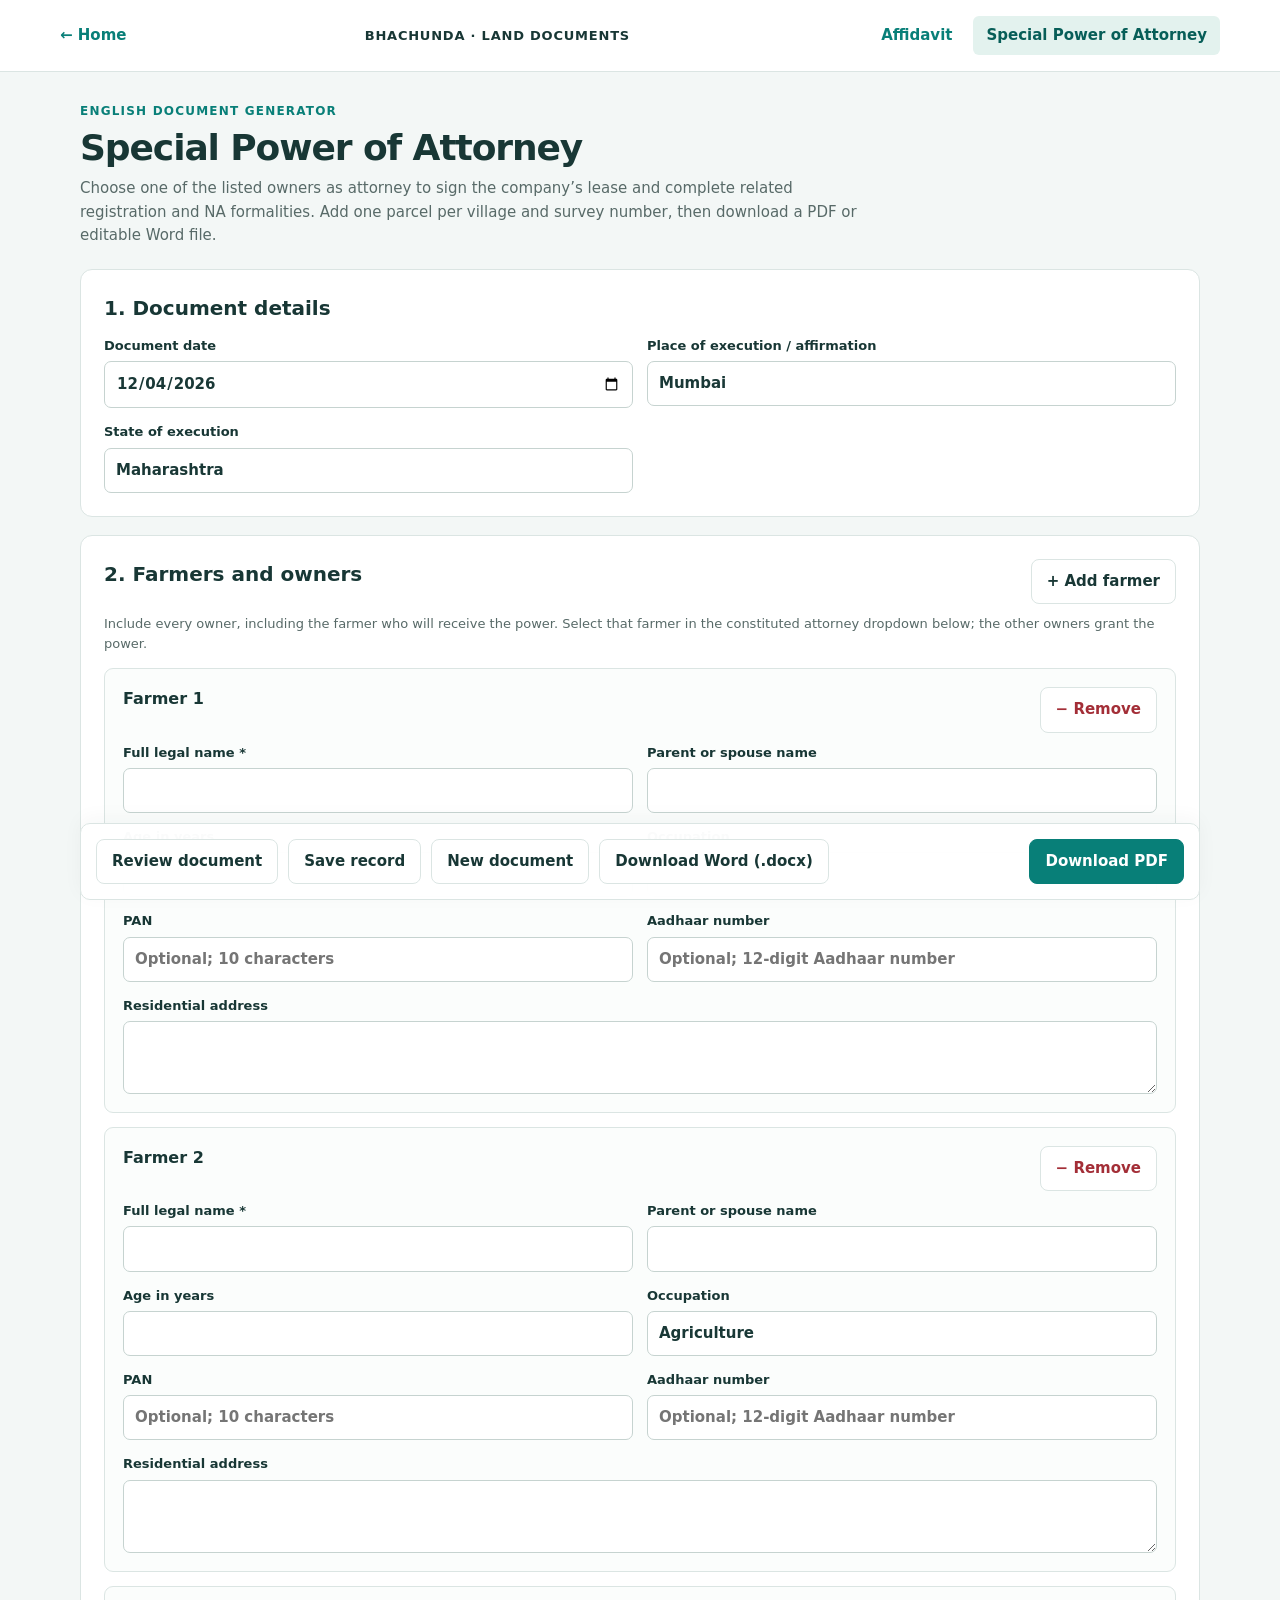
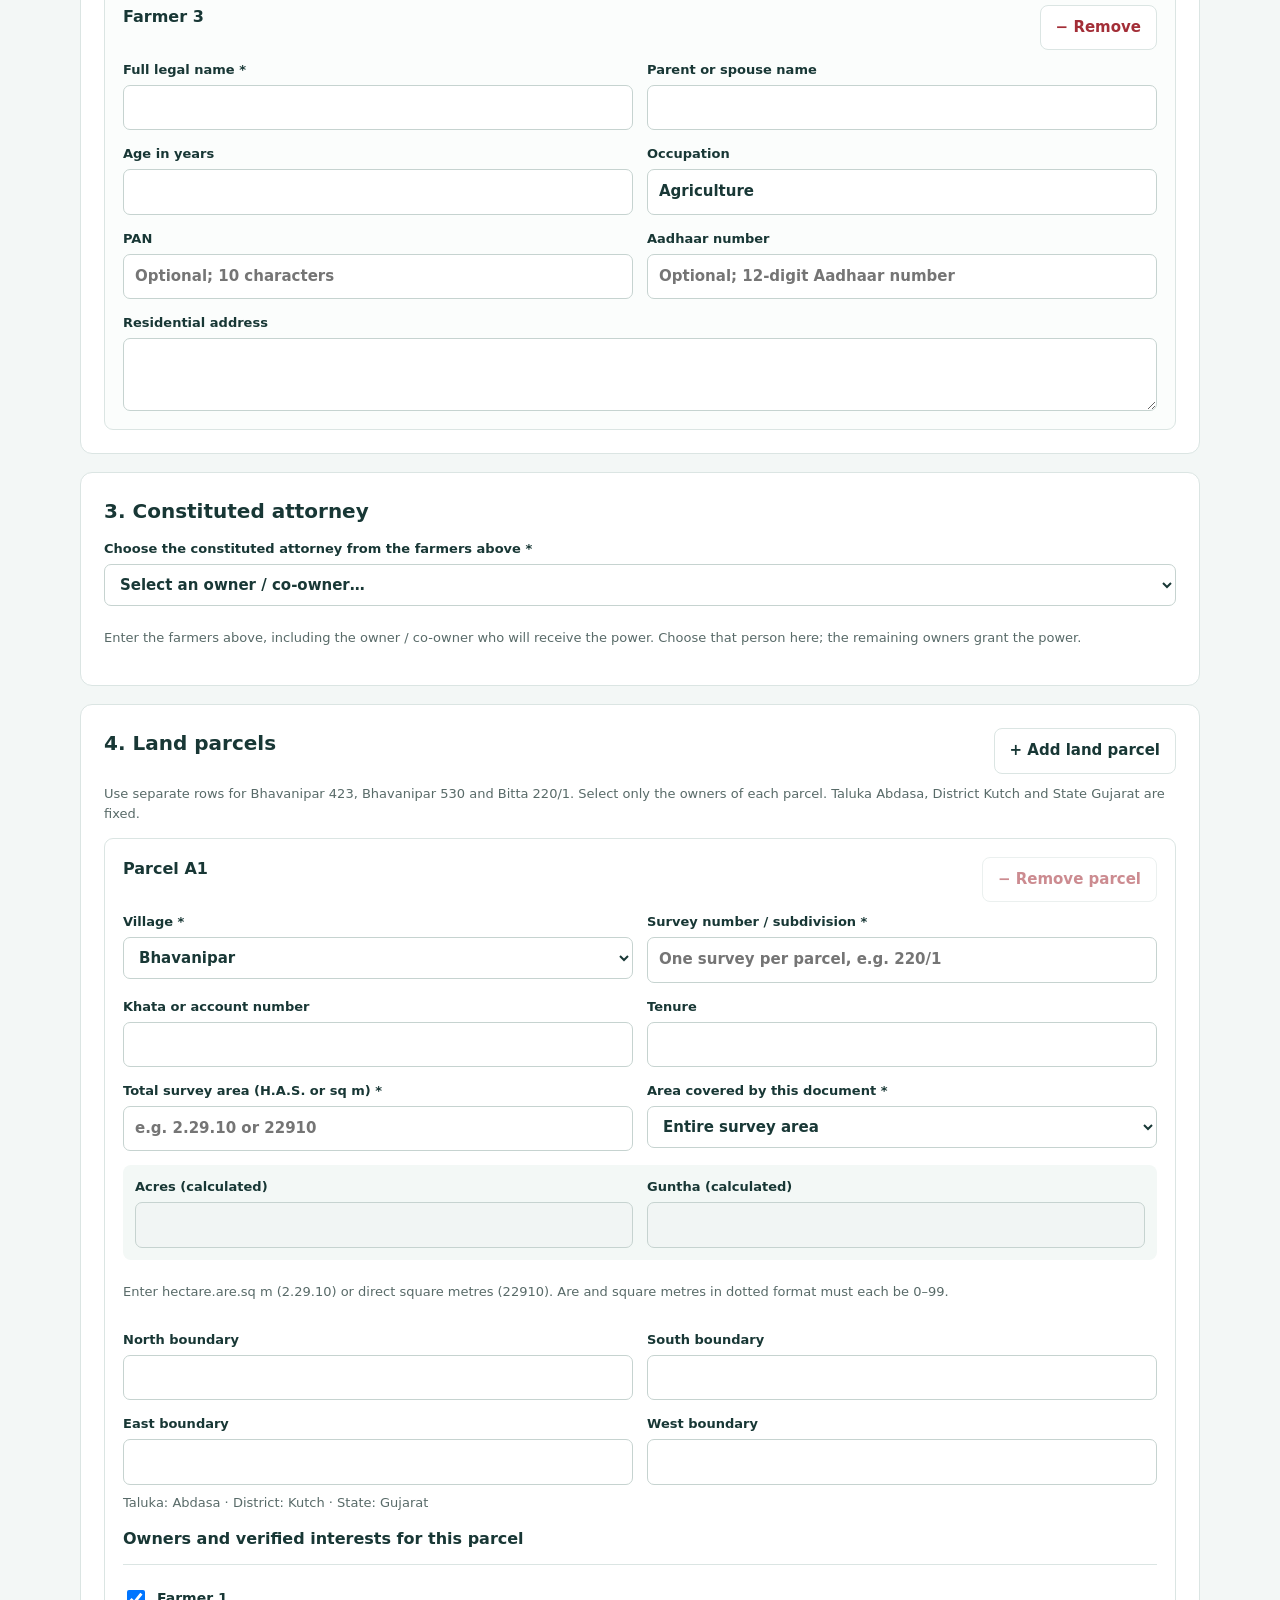
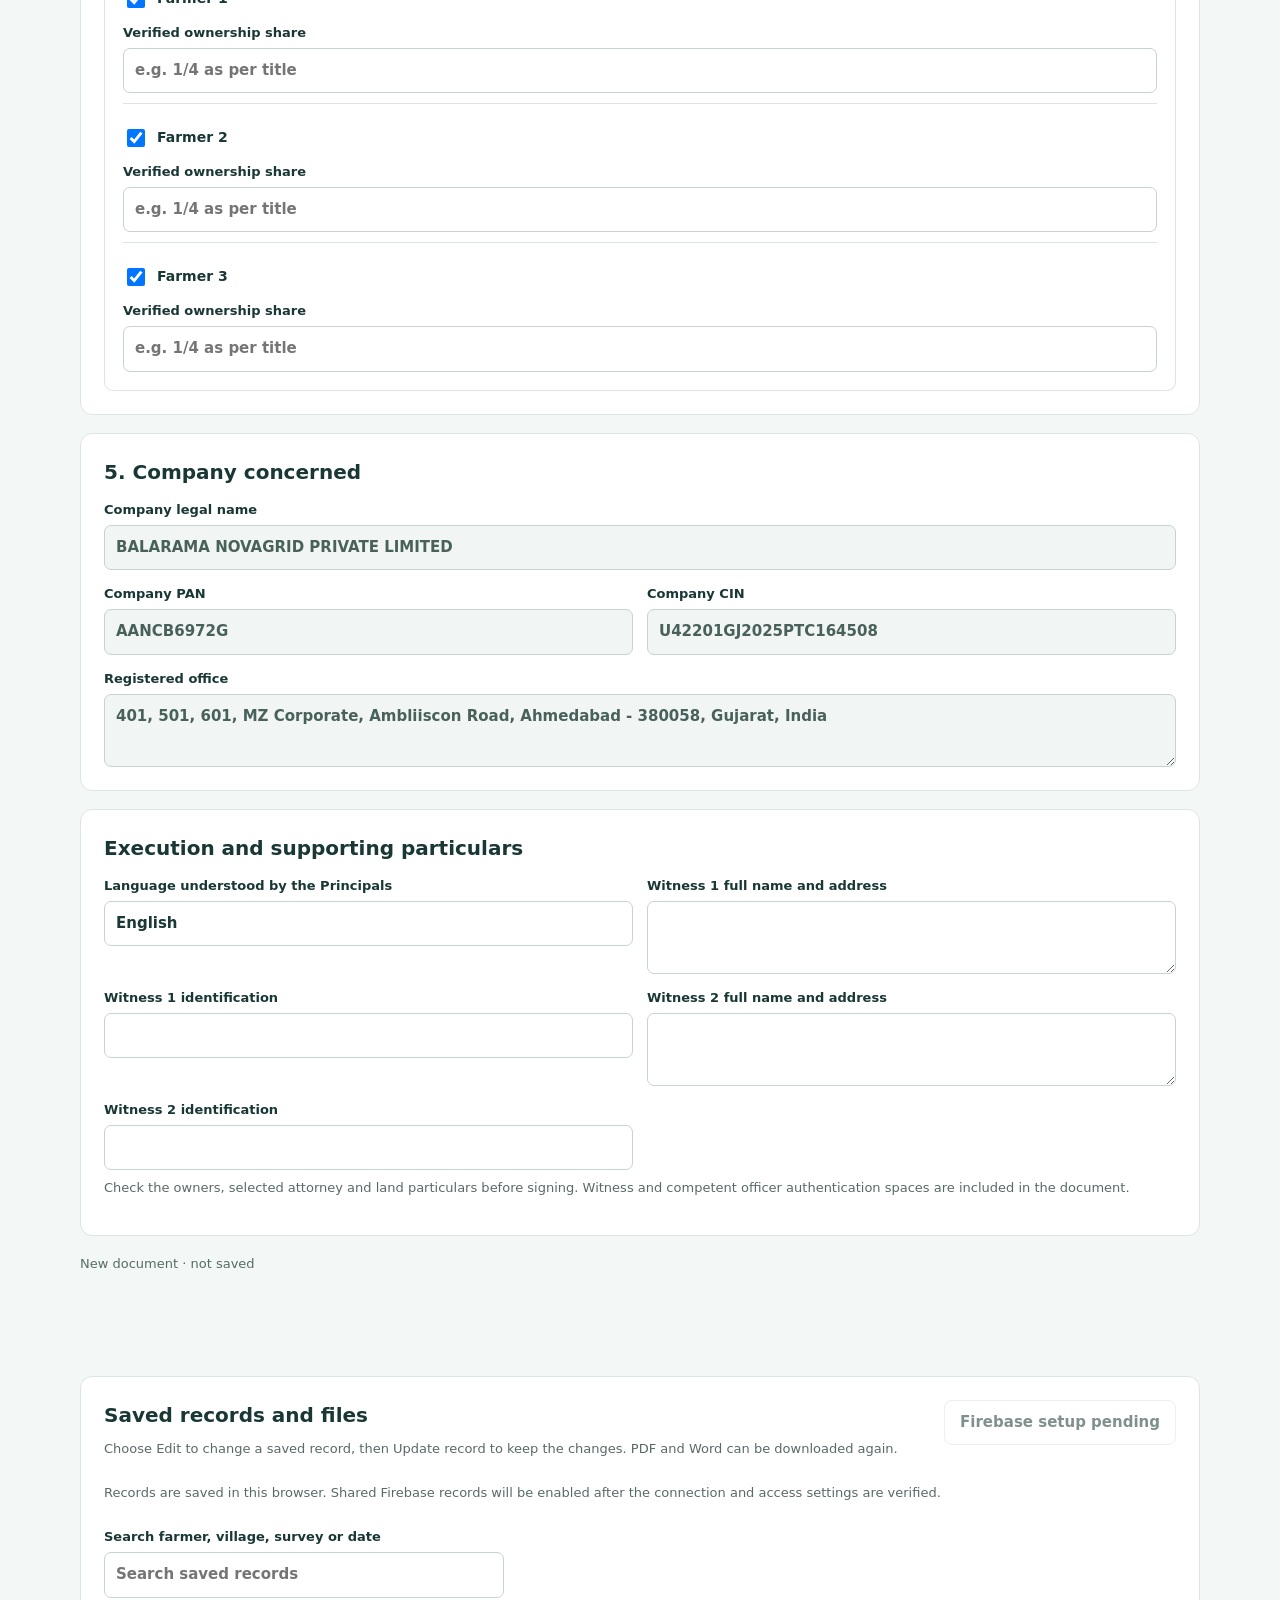
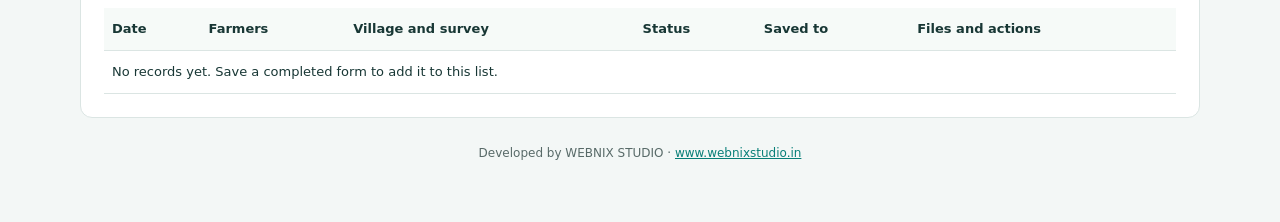
<file: legal-forms/special-power-of-attorney.html>
<!doctype html>
<html lang="en"><head><meta charset="utf-8"><meta name="viewport" content="width=device-width, initial-scale=1"><meta name="referrer" content="no-referrer"><meta http-equiv="Content-Security-Policy" content="default-src 'self'; script-src 'self'; style-src 'self'; img-src 'self' data:; connect-src 'self' https://identitytoolkit.googleapis.com https://securetoken.googleapis.com https://bhachunda-solar-default-rtdb.asia-southeast1.firebasedatabase.app; object-src 'none'; base-uri 'self'; form-action 'none'"><title>Special Power of Attorney | Bhachunda</title><link rel="stylesheet" href="styles.css?v=20261109-payment"></head>
<body data-kind="spa"><header class="topbar"><a href="../index.html">← Home</a><span class="brand">Bhachunda · Land documents</span><nav class="tabs" aria-label="Document forms"><a href="affidavit.html" >Affidavit</a><a href="special-power-of-attorney.html" aria-current="page">Special Power of Attorney</a></nav></header>
<main><div class="eyebrow">English document generator</div><h1>Special Power of Attorney</h1><p class="intro">Choose one of the listed owners as attorney to sign the company’s lease and complete related registration and NA formalities. Add one parcel per village and survey number, then download a PDF or editable Word file.</p>
<form id="legalForm"><section class="card"><h2>1. Document details</h2><div class="grid" id="generalFields"></div></section>
<section class="card"><div class="section-head"><h2 id="peopleTitle">2. Farmers and owners</h2><button type="button" id="addOwner">+ Add farmer</button></div><p class="hint" id="peopleHelp"></p><div id="owners"></div></section>
<section class="card" id="attorneySection" hidden><h2>3. Constituted attorney</h2><div id="attorneyFields" class="grid"></div></section>
<section class="card"><div class="section-head"><h2 id="landTitle">4. Land parcels</h2><button type="button" id="addParcel">+ Add land parcel</button></div><p class="hint">Use separate rows for Bhavanipar 423, Bhavanipar 530 and Bitta 220/1. Select only the owners of each parcel. Taluka Abdasa, District Kutch and State Gujarat are fixed.</p><div id="parcels"></div></section>
<section class="card"><h2 id="leaseTitle">5. Company concerned</h2><div id="leaseFields" class="grid"></div></section>
<section class="card" id="specialSection"><h2 id="specialTitle"></h2><p class="hint" id="specialHelp"></p><div class="grid" id="specialFields"></div></section>
<section class="card" id="executionSection"><h2>Execution and supporting particulars</h2><div id="executionFields" class="grid"></div><p class="hint">Check the owners, selected attorney and land particulars before signing. Witness and competent officer authentication spaces are included in the document.</p></section>
<p id="editState" class="save-state">New document · not saved</p><div class="toolbar"><button type="button" id="previewBtn">Review document</button><button type="button" id="saveBtn">Save record</button><button type="button" id="newBtn">New document</button><button type="button" id="wordBtn">Download Word (.docx)</button><button type="button" id="pdfBtn" class="primary">Download PDF</button></div><div id="formStatus" class="status" role="status" aria-live="polite"></div></form>
<section class="card"><div class="section-head"><div><h2>Saved records and files</h2><p class="hint">Choose Edit to change a saved record, then Update record to keep the changes. PDF and Word can be downloaded again.</p></div><button type="button" id="cloudBtn">Firebase sign in</button></div><p id="cloudStatus" class="hint">Device records are stored in this browser. Sign in to an authorised Firebase account to share records across devices.</p><div class="actions"><button type="button" id="refreshCloud" hidden>Refresh cloud records</button><button type="button" id="signOut" hidden>Sign out of cloud</button></div><label class="field search">Search farmer, village, survey or date<input type="search" id="recordSearch" placeholder="Search saved records"></label><div class="record-table-wrap"><table class="record-table"><thead><tr><th>Date</th><th>Farmers</th><th>Village and survey</th><th>Status</th><th>Saved to</th><th>Files and actions</th></tr></thead><tbody id="records"></tbody></table></div></section>
<div class="footer">Developed by WEBNIX STUDIO · <a href="https://www.webnixstudio.in" rel="noopener noreferrer">www.webnixstudio.in</a></div></main>
<dialog id="previewDialog" class="preview-dialog"><div class="dialog-head"><h2>Document review</h2><button type="button" id="closePreview">Close</button></div><article id="preview" class="document"></article></dialog>
<dialog id="cloudDialog"><div class="dialog-head"><h2>Firebase shared records</h2><button type="button" id="closeCloud">Close</button></div><p class="hint">Use an existing authorised staff account for the Bhachunda Firebase project. New account creation is not enabled here. Your password and session token are never saved in browser storage.</p><form id="cloudForm"><div class="grid"><label class="field">Email<input id="cloudEmail" type="email" autocomplete="username" required></label><label class="field">Password<input id="cloudPassword" type="password" autocomplete="current-password" required></label></div><p id="cloudError" role="status" class="status error"></p><button class="primary" id="cloudSubmit">Sign in and load records</button></form><p class="hint">If access is denied, the project administrator must enable staff access for the new legal document section. Device saves and exports remain available.</p></dialog><div id="printHost" hidden></div>
<script src="../lease-deed/jszip.min.js" defer></script><script src="vendor/pdf-lib-1.17.1.min.js" defer></script><script src="export.js" defer></script><script src="shared.js?v=20261109-aadhaar" defer></script><script src="model.js?v=20261109-aadhaar" defer></script><script src="app.js?v=20261109-aadhaar" defer></script></body></html>
</file>
<file: lease-deed/styles.css>
:root{--ink:#202b36;--muted:#667482;--navy:#18354a;--border:#d9e0e5;--paper:#fff;--wash:#f5f7f7;--accent:#295d76;--success:#29624b;--error:#ac3630}
*{box-sizing:border-box}html{scroll-behavior:smooth}body{margin:0;color:var(--ink);background:var(--wash);font:14px/1.5 -apple-system,BlinkMacSystemFont,"Segoe UI","Nirmala UI",Arial,sans-serif}.shell{width:min(1160px,calc(100% - 36px));margin:auto}.topbar{background:var(--navy);color:#e3ecf0}.top-content{display:flex;align-items:center;justify-content:space-between;padding:10px 0}.eyebrow{font-size:10px;letter-spacing:2px;font-weight:800}.top-tag{border:1px solid #6e8998;padding:3px 9px;font-size:10px;letter-spacing:1px}.hero{display:flex;align-items:center;justify-content:space-between;gap:30px;padding:35px 0 26px}.hero h1{font:600 33px/1.2 Georgia,serif;letter-spacing:-.6px;margin:0 0 5px}.subtitle{font-size:17px;color:var(--accent);margin:0 0 7px}.muted,.panel-head p,.hero p,.sidepanel p{color:var(--muted)}.hero .muted{max-width:660px;margin:0}.hero-stat{min-width:220px;padding:15px 18px;border-left:3px solid #bc9e67;background:#fff;display:grid;gap:2px}.hero-stat b{font-size:13px}.hero-stat span{font-size:11px;color:var(--muted)}hr{border:0;border-top:1px solid var(--border);margin:13px 0}.layout{display:grid;grid-template-columns:minmax(0,1fr) 280px;gap:22px;align-items:start}.main-col{min-width:0}.panel,.sidepanel{background:var(--paper);border:1px solid var(--border);border-radius:4px;box-shadow:0 2px 7px #1a344006}.panel{margin:0 0 17px;padding:25px}.panel-head{display:flex;align-items:start;gap:13px;margin-bottom:22px;border-bottom:1px solid #e6e9eb;padding-bottom:15px}.step{display:grid;place-items:center;width:37px;height:37px;flex-shrink:0;background:#edf3f5;color:var(--accent);font-size:13px;font-weight:800}.panel-head h2,.sidepanel h2{font:600 21px/1.3 Georgia,serif;margin:0}.panel-head p{margin:3px 0 0;font-size:12px}.fields{display:grid;gap:15px 16px}.grid3{grid-template-columns:repeat(3,minmax(0,1fr))}.grid2{grid-template-columns:repeat(2,minmax(0,1fr))}label{display:block;font-size:12px;font-weight:650;color:#3a4955}input,select,textarea{display:block;width:100%;border:1px solid #cdd7de;background:#fff;border-radius:3px;color:var(--ink);font:13px "Segoe UI","Nirmala UI",sans-serif;margin-top:6px;padding:11px 10px;min-height:40px}input:focus,select:focus,textarea:focus{outline:2px solid #bfd6e3;outline-offset:0;border-color:var(--accent)}input:disabled,input:read-only{background:#f1f4f5;color:#4c5a65}textarea{resize:vertical;min-height:65px}.hint,.tiny{color:#75818d;font-size:11.5px;line-height:1.6;margin:13px 0 2px}h3{font-size:13px;margin:22px 0 10px;border-top:1px solid #eef0f2;padding-top:15px}.blocks{display:grid;gap:14px;margin-bottom:14px}.inner-block{border:1px solid #e1e6e9;padding:16px;background:#fdfefe}.block-head{display:flex;justify-content:space-between;align-items:center;margin-bottom:15px}.block-head strong{font-size:13px}.tiny-button{border:0;background:transparent;text-decoration:underline;color:#a4443b;font-size:11px;cursor:pointer}.company{border-left:3px solid #9cb6c7;background:#f2f6f8;padding:12px 16px;margin-bottom:20px;font-size:12px;line-height:1.9}.company span{padding:0 10px}.preview-stats{display:grid;grid-template-columns:repeat(3,1fr);border:1px solid var(--border);margin-top:20px}.preview-stats div{padding:14px;border-right:1px solid var(--border)}.preview-stats div:last-child{border-right:0}.preview-stats small{display:block;font-size:11px;color:var(--muted);margin-bottom:5px}.preview-stats strong{font-size:17px}.share-total{margin:13px 0;font-weight:750;border-top:1px solid var(--border);padding-top:12px}.share-total.invalid{color:var(--error)}.top-space{margin-top:20px}.sidebar{position:sticky;top:15px}.sidepanel{padding:22px}.sidepanel h2{margin:10px 0}.sidepanel p{font-size:12px}.primary,.secondary{border:1px solid var(--navy);border-radius:3px;padding:11px 14px;font-weight:700;cursor:pointer;font-size:12px}.primary{background:var(--navy);color:#fff;width:100%;display:flex;justify-content:space-between;align-items:center;margin:16px 0 9px}.primary:hover{background:#294e66}.primary:disabled{opacity:.6;cursor:wait}.secondary{background:#fff;color:var(--navy)}.secondary:hover{background:#f2f7fa}.secondary.full{width:100%}.upload{display:block;text-align:center;border:1px dashed #9eb1be;margin:11px 0;padding:10px;cursor:pointer;color:#335875;font-size:11px}.upload input{padding:4px;min-height:0;font-size:11px;border:0}.message{white-space:pre-line;font-size:12px;line-height:1.6}.message.error{color:var(--error)}.message.success{color:var(--success)}.footer{padding:25px 0 35px;color:#7d8992;font-size:10px;letter-spacing:1px}.footer span{padding:0 7px}@media(max-width:970px){.grid3{grid-template-columns:repeat(2,1fr)}.layout{grid-template-columns:minmax(0,1fr) 260px}}@media(max-width:720px){.layout{display:block}.sidebar{position:static;margin:15px 0 25px}.hero{display:block;padding:25px 0}.hero-stat{margin-top:18px;min-width:unset}.grid3,.grid2{grid-template-columns:1fr}.panel{padding:18px}.hero h1{font-size:28px}.preview-stats{grid-template-columns:1fr}.preview-stats div{border-right:0;border-bottom:1px solid var(--border)}}

.ack{display:flex;gap:9px;align-items:flex-start;border:1px solid #d7e0e5;background:#fafbfb;padding:12px;margin:16px 0}.ack input{width:15px;min-height:15px;height:15px;flex:0 0 auto;margin:3px 0}.invalid-input{border-color:#c34444!important}.translit-note{font-size:10px;color:#6c7883;margin-top:4px}.preview-table{width:100%;border-collapse:collapse;margin:14px 0;font-size:11px}.preview-table th,.preview-table td{padding:8px;border:1px solid #e5e8eb;text-align:right}.preview-table th:first-child,.preview-table td:first-child{text-align:left}.pill{border-radius:30px;padding:3px 9px;background:#e9f0f4;font-size:10px;display:inline-block}
/* Version 2 — linked lessor allocation ledger */
.allocation-toolbar{display:flex;align-items:center;flex-wrap:wrap;gap:10px 16px;margin:12px 0 16px}
.allocation-toolbar .hint{margin:0}
.share-row{border-left:3px solid var(--accent)}
.share-row .shareOrdinal{font-size:11px;color:var(--muted)}
.share-row .block-head{gap:15px}
.share-row .shareOwnerName{overflow-wrap:anywhere}
.share-amounts{display:grid;grid-template-columns:1fr 1fr;gap:10px;align-items:center;background:#f4f7f8;border:1px solid var(--border);padding:8px 12px}
.share-amounts small{display:block;font-size:10px;color:var(--muted);margin-bottom:3px}
.share-amounts strong{font-size:15px;color:var(--navy)}
.share-total.allocation-error{color:var(--error)}
@media(max-width:520px){.share-amounts{grid-template-columns:1fr}}

/* V3 — Gujarati editing keyboard / proofreading */
.gu-tools{display:flex;gap:6px;flex-wrap:wrap;margin:6px 0 0;font-weight:400}
.gu-tool-btn{border:1px solid #b6cdd0;background:#f0f6f5;color:#1c5147;border-radius:4px;padding:5px 8px;font:600 11px/1.4 "Nirmala UI","Segoe UI",sans-serif;cursor:pointer}
.gu-tool-btn:hover,.gu-tool-btn:focus-visible{background:#d9eee4;border-color:#429578}
.gu-keyboard{background:#f6f9fb;border:1px solid #cbdfe0;border-radius:6px;padding:9px;margin-top:6px;box-shadow:0 5px 15px #1c425510;max-width:100%}
.gu-keyboard[hidden]{display:none}
.gu-key-row{display:flex;flex-wrap:wrap;gap:4px;margin-bottom:5px}
.gu-key-row:last-child{margin-bottom:0}
.gu-key{min-width:29px;min-height:30px;flex:1 1 30px;padding:5px 6px;border:1px solid #bdd1d9;background:white;border-radius:4px;color:#1d3e52;font:15px/1.2 "Nirmala UI","Shruti",sans-serif;cursor:pointer}
.gu-key:hover,.gu-key:focus-visible{background:#e0f2e7;border-color:#44916a}
.gu-special{font:600 12px/1.2 "Segoe UI",sans-serif;flex:1 1 50px}
input[lang="gu"],textarea[lang="gu"]{font-family:"Nirmala UI","Shruti",sans-serif;font-size:14px}
@media(max-width:720px){.gu-key{flex:1 1 30px}.gu-tool-btn{font-size:10px}}
</file>
<file: legal-forms/styles.css>
:root{--ink:#183735;--teal:#087f78;--line:#dbe5e3;--muted:#586a68;--bg:#f3f7f6;--red:#a32e37}*{box-sizing:border-box}body{margin:0;background:var(--bg);color:var(--ink);font:15px/1.55 system-ui,-apple-system,BlinkMacSystemFont,"Segoe UI",sans-serif}a{color:var(--teal)}button,input,select,textarea{font:inherit}button,.button{border:1px solid var(--line);border-radius:8px;background:white;padding:10px 15px;cursor:pointer;color:var(--ink);font-weight:650;text-decoration:none;display:inline-flex;align-items:center;justify-content:center;gap:6px}button:hover,.button:hover{background:#e7f2ef}button:disabled{opacity:.55;cursor:wait}button:focus-visible,a:focus-visible{outline:3px solid #ebbd52;outline-offset:3px}.primary{background:var(--teal);border-color:var(--teal);color:white}.primary:hover{background:#066760}.danger{color:var(--red)}.topbar{background:#fff;border-bottom:1px solid var(--line);padding:16px max(20px,calc((100vw - 1160px)/2));display:flex;align-items:center;justify-content:space-between;gap:15px}.brand{font-size:13px;font-weight:750;letter-spacing:.06em;text-transform:uppercase}.topbar a{text-decoration:none;font-weight:650}.tabs{display:flex;gap:8px;flex-wrap:wrap}.tabs a{padding:8px 13px;border-radius:6px}.tabs a[aria-current=page]{background:#e3f2ee;color:#075e58}main{max-width:1160px;margin:auto;padding:30px 20px 60px}.eyebrow{color:var(--teal);font-size:12px;font-weight:750;letter-spacing:.1em;text-transform:uppercase}h1{font-size:clamp(26px,4vw,36px);margin:6px 0 8px;letter-spacing:-.03em;line-height:1.18}h2{font-size:20px;margin:0 0 12px}h3{font-size:16px;margin:0 0 12px}.intro{max-width:800px;color:var(--muted);margin:0 0 22px}.card{padding:23px;background:#fff;border:1px solid var(--line);border-radius:12px;margin:18px 0}.section-head{display:flex;justify-content:space-between;align-items:start;gap:12px;flex-wrap:wrap;margin-bottom:10px}.section-head h2,.section-head h3{margin:0}.hint{color:var(--muted);font-size:13px;margin:8px 0 14px}.grid{display:grid;grid-template-columns:repeat(2,minmax(0,1fr));gap:14px}.grid.three{grid-template-columns:repeat(3,minmax(0,1fr))}.full{grid-column:1/-1}label.field{display:flex;flex-direction:column;font-size:13px;font-weight:650;gap:5px}input,select,textarea{min-width:0;max-width:100%;width:100%;padding:10px 11px;border:1px solid #c6d3d0;border-radius:7px;background:white;color:#193836;font-size:15px}input:focus,select:focus,textarea:focus{outline:2px solid #8ac7b7;outline-offset:1px}input[readonly],textarea[readonly]{background:#f1f5f4;color:#49615b}textarea{resize:vertical;min-height:73px}input[type=checkbox]{width:18px;height:18px}.person,.parcel{border:1px solid var(--line);border-radius:9px;padding:18px;margin:14px 0}.person{background:#fbfdfc}.person:last-child,.parcel:last-child{margin-bottom:0}.owner-pick{display:flex;align-items:center;gap:9px;font-size:14px;font-weight:650;margin:12px 0}.ownership-row{border-top:1px solid var(--line);padding-top:10px;margin-top:10px}.totals{font-size:13px;font-weight:650;padding:10px 0;color:var(--muted)}.actions{display:flex;flex-wrap:wrap;gap:10px}.toolbar{position:sticky;bottom:0;background:rgba(255,255,255,.98);padding:15px;border:1px solid var(--line);border-radius:10px;display:flex;gap:10px;flex-wrap:wrap;z-index:5;box-shadow:0 -5px 20px #1837350a}.toolbar .primary{margin-left:auto}.status{font-size:13px;margin:12px 0;white-space:pre-line}.status.error{color:var(--red)}.status.success{color:#12664f}[hidden]{display:none!important}.record-table-wrap{overflow:auto}.record-table{border-collapse:collapse;width:100%;font-size:13px}.record-table th,.record-table td{border-bottom:1px solid var(--line);text-align:left;padding:11px 8px;vertical-align:top}.record-table th{background:#f6faf8}.record-table td .actions{flex-wrap:nowrap}.record-table button{padding:6px 10px;white-space:nowrap}.search{max-width:400px;margin:10px 0}.footer{text-align:center;color:var(--muted);font-size:12px;margin-top:26px}dialog{width:min(760px,94vw);max-height:90vh;border:1px solid var(--line);border-radius:13px;padding:24px;color:var(--ink)}dialog::backdrop{background:#0a242375}.dialog-head{display:flex;justify-content:space-between;gap:15px;align-items:center;margin-bottom:16px}.dialog-head h2{margin:0}.document{font:11.5pt/1.35 "Times New Roman",serif;background:#fff;color:#000;padding:34px 42px;max-width:816px;margin:auto;overflow-wrap:anywhere}.document h1{font:700 15pt/1.25 "Times New Roman",serif;text-align:center;letter-spacing:0;margin:0 0 12pt}.document h2{font:700 12.5pt/1.3 "Times New Roman",serif;margin:16pt 0 8pt}.document p{text-align:justify;margin:0 0 8pt;white-space:pre-line}.document .sub{text-align:center;font-size:12pt}.document table{width:100%;border-collapse:collapse;font-size:10pt;table-layout:fixed;margin:8pt 0 12pt}.document th,.document td{border:1px solid #777;padding:6pt;vertical-align:middle;white-space:pre-line;overflow-wrap:anywhere}.document th{background:#eee;font-weight:bold}.document tr{break-inside:avoid}.document .signature{min-height:52pt}.preview-dialog{width:min(940px,96vw)}.save-state{margin:0 0 6px;font-size:13px;color:var(--muted)}@media(max-width:650px){main{padding:22px 12px 40px}.topbar{padding:12px;align-items:start;flex-direction:column}.grid,.grid.three{grid-template-columns:1fr}.card{padding:16px}.person,.parcel{padding:13px}.toolbar{padding:10px}.toolbar button{flex:1 1 42%;font-size:13px}.toolbar .primary{margin-left:0}.document{padding:15px 10px}.document table{font-size:9pt}.brand{font-size:12px}dialog{padding:16px}}@page{size:Letter;margin:.7in .8in .7in .9in}@media print{body>*{display:none!important}#printHost{display:block!important}.document{padding:0;margin:0;width:100%;max-width:none}.document h2{break-after:avoid}.document table thead{display:table-header-group}.document tr{break-inside:avoid}}

.payment-panel{background:#f3f8f6;border:1px solid var(--line);border-radius:8px;padding:16px;margin-top:16px;display:grid;gap:12px}.payment-panel .hint,.payment-panel .totals{margin:0}.area-conversion{background:#f3f8f6;padding:12px;border-radius:8px}.record-table .actions button:first-child{color:#fff;background:var(--teal);border-color:var(--teal)}
</file>
